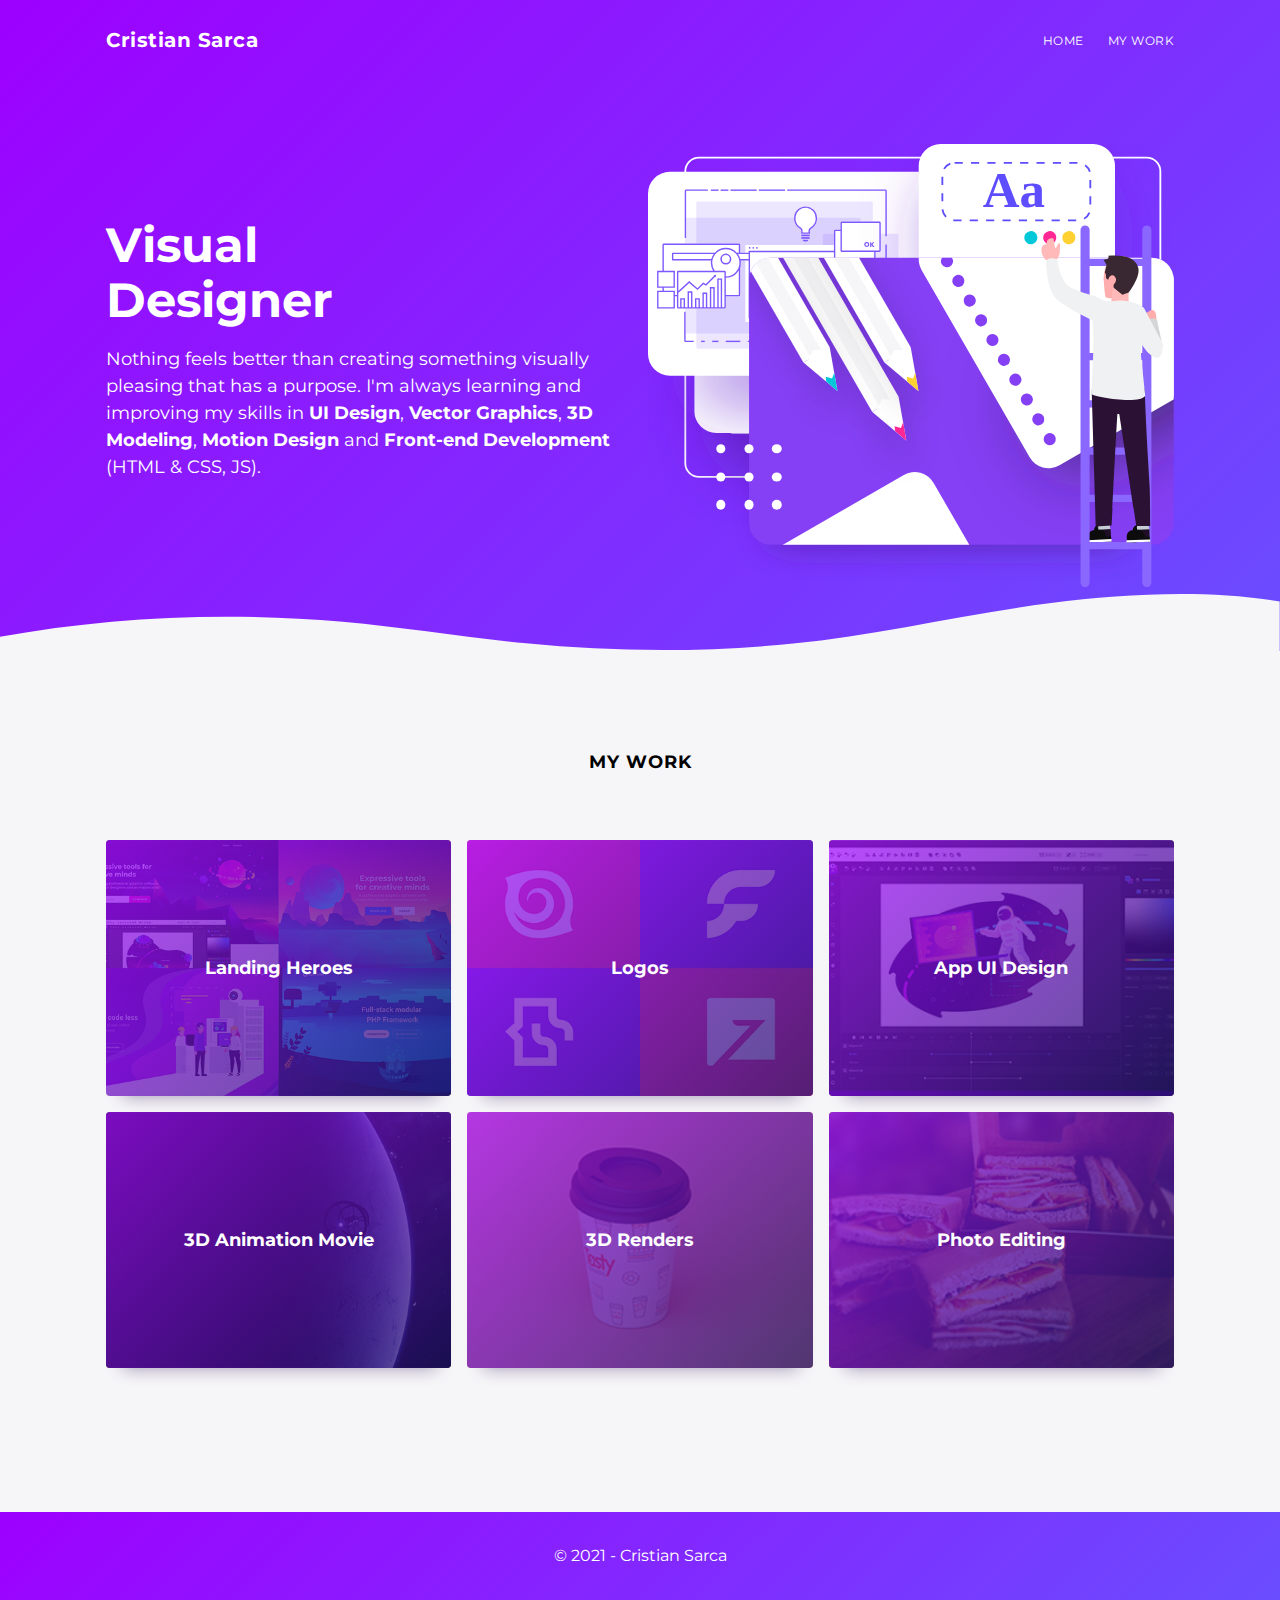
<file: index.html>
<html lang="en">

<head>
    <meta charset="UTF-8">
    <meta name="viewport" content="width=device-width, initial-scale=1.0">
    <title>Cristian Sarca</title>
    <link rel="preconnect" href="https://fonts.gstatic.com">
    <link
        href="https://fonts.googleapis.com/css2?family=Montserrat:ital,wght@0,100;0,300;0,400;0,500;0,700;1,400&display=swap"
        rel="stylesheet">
    <link rel="stylesheet" href="./css/fantastux.css">
    <link rel="stylesheet" href="./css/style.css">
</head>

<body>


    <header class="hero">
        <nav class="navbar">
            <div class="container">
                <a href="#" class="brand text-md">Cristian Sarca</a>

                <ul class="menu">
                    <li>
                        <a href="#">Home</a>
                    </li>
                    <li class="ml-1">
                        <a href="#work">My Work</a>
                    </li>
                </ul>
            </div>
        </nav>

        <div class="container">

            <div data-add="grid" class="wrapper">
                <div>
                    <h1 class="headline">Visual<br>Designer</h1>
                    <p class="lead">
                        Nothing feels better than creating something visually pleasing that has a purpose.
                        I'm always learning and improving my skills in <b>UI Design</b>, <b>Vector Graphics</b>, <b>3D
                            Modeling</b>, <b>Motion Design</b> and
                        <b>Front-end Development</b> (HTML & CSS, JS).
                    </p>
                </div>

                <div>
                    <img src="./img/illu.svg" alt="hero illustration" class="img-responsive">
                </div>
            </div>

        </div>
        <div class="shape">
            <svg xmlns="http://www.w3.org/2000/svg" viewBox="0 0 1440 64">
                <path fill="var(--shape-bg)" id="waves"
                    d="M385.668,31.212c69.6,6.268,136.992,17.5,206.4,24.318,98.868,9.713,201.828,10.3,300.54.227,95.928-9.765,195.4-33.584,290.184-45.685C1266.852-.664,1358.628-5.084,1440,8.329V64H0V48.111C122.959,25.54,256.336,19.7,385.668,31.212Z"
                    fill="#f6f5f8" />
            </svg>


        </div>

    </header>

    <section id="work" class="section section-mb">
        <div class="container">
            <h3 class="section-title text-center section-mb">My work</h3>
            <div data-add="grid" class="cols-3">

                <a href="./landingheroes.html" class="card card-bg card-heroes">
                    <div class="overlay"></div>
                    <div class="details">
                        <h4>Landing Heroes</h4>
                    </div>
                </a>

                <a href="./logos.html" class="card card-bg card-logos">
                    <div class="overlay"></div>
                    <div class="details">
                        <h4>Logos</h4>
                    </div>
                </a>

                <a href="./uidesign.html" class="card card-bg card-eui">
                    <div class="overlay"></div>
                    <div class="details">
                        <h4>App UI Design</h4>
                    </div>
                </a>

                <a href="./animation.html" class="card card-bg card-anim">
                    <div class="overlay"></div>
                    <div class="details">
                        <h4>3D Animation Movie</h4>
                    </div>
                </a>

                <a href="./renders.html" class="card card-bg card-renders">
                    <div class="overlay"></div>
                    <div class="details">
                        <h4>3D Renders</h4>
                    </div>
                </a>

                <a href="./photoediting.html" class="card card-bg card-photoedit">
                    <div class="overlay"></div>
                    <div class="details">
                        <h4>Photo Editing</h4>
                    </div>
                </a>

            </div>
        </div>
    </section>

    <footer>
        <div class="container">
            <p> &#169; 2021 - Cristian Sarca</p>
        </div>


    </footer>
</body>

</html>
</file>
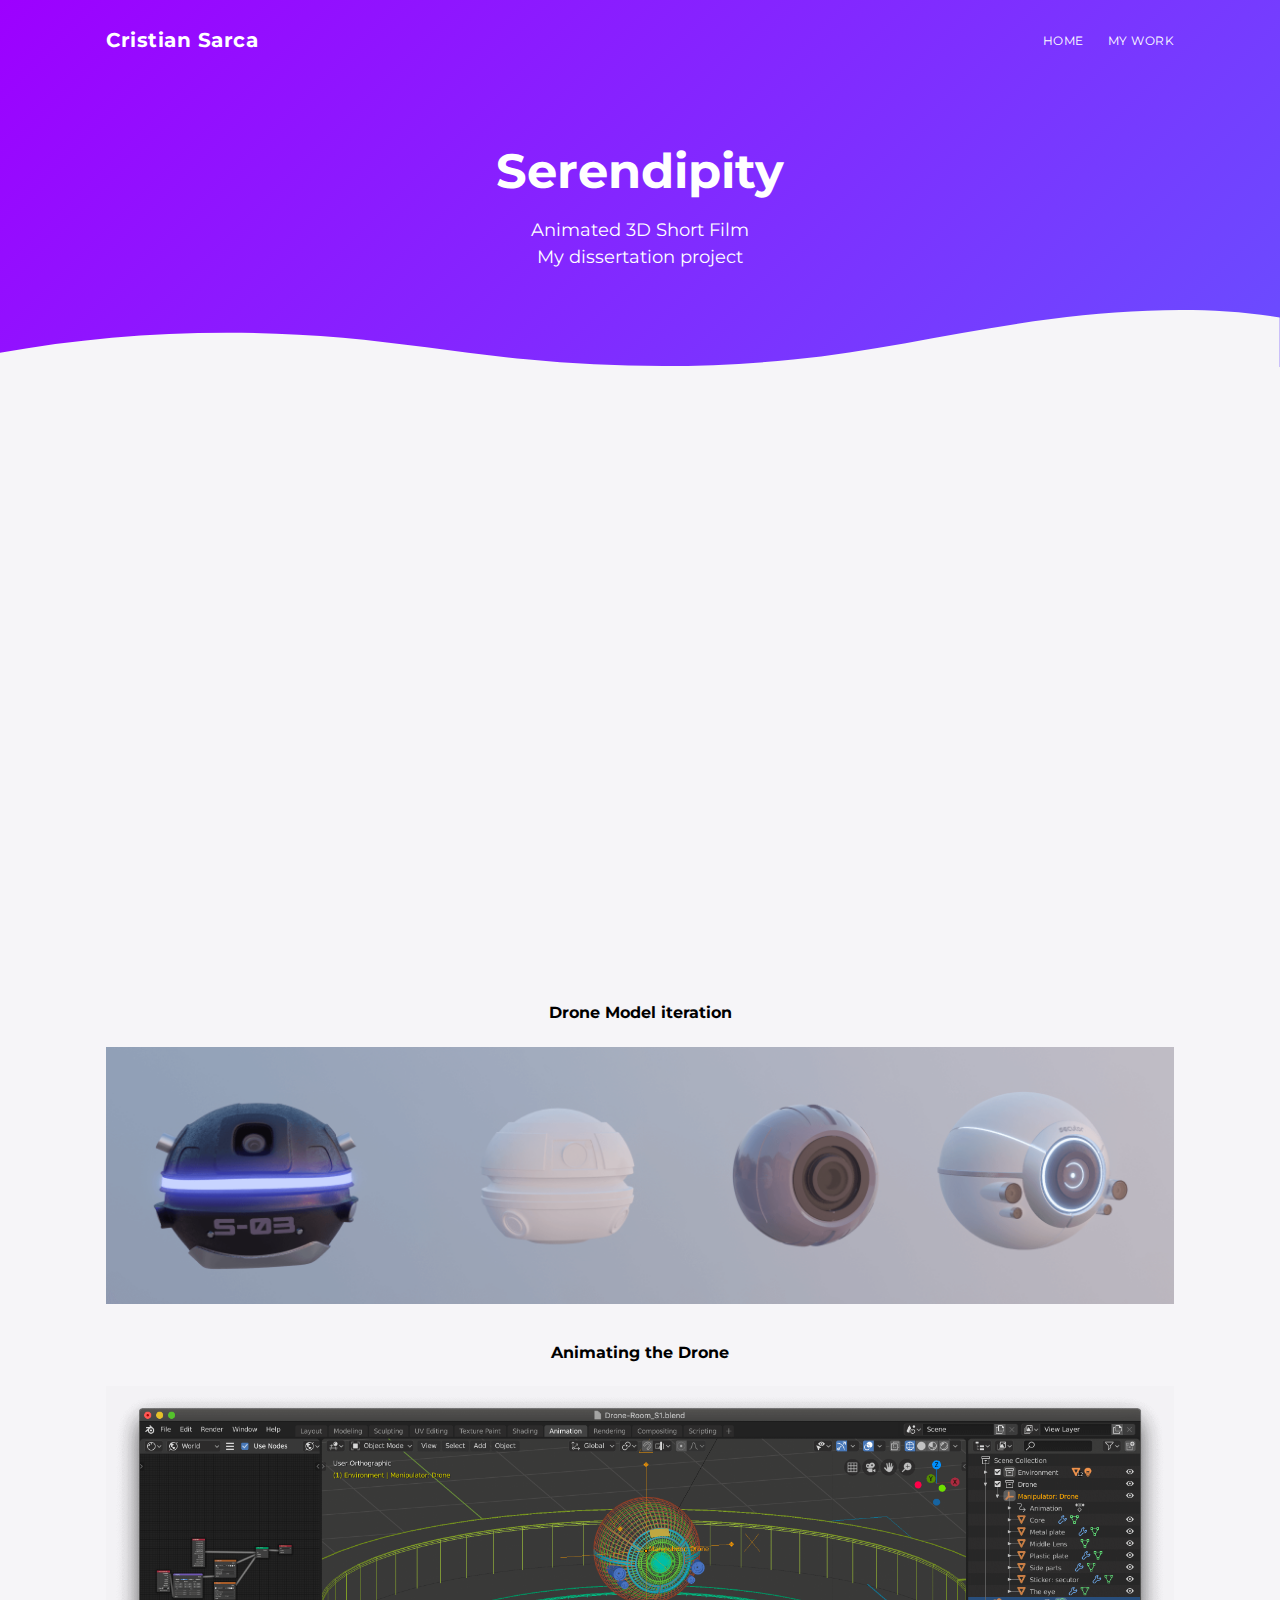
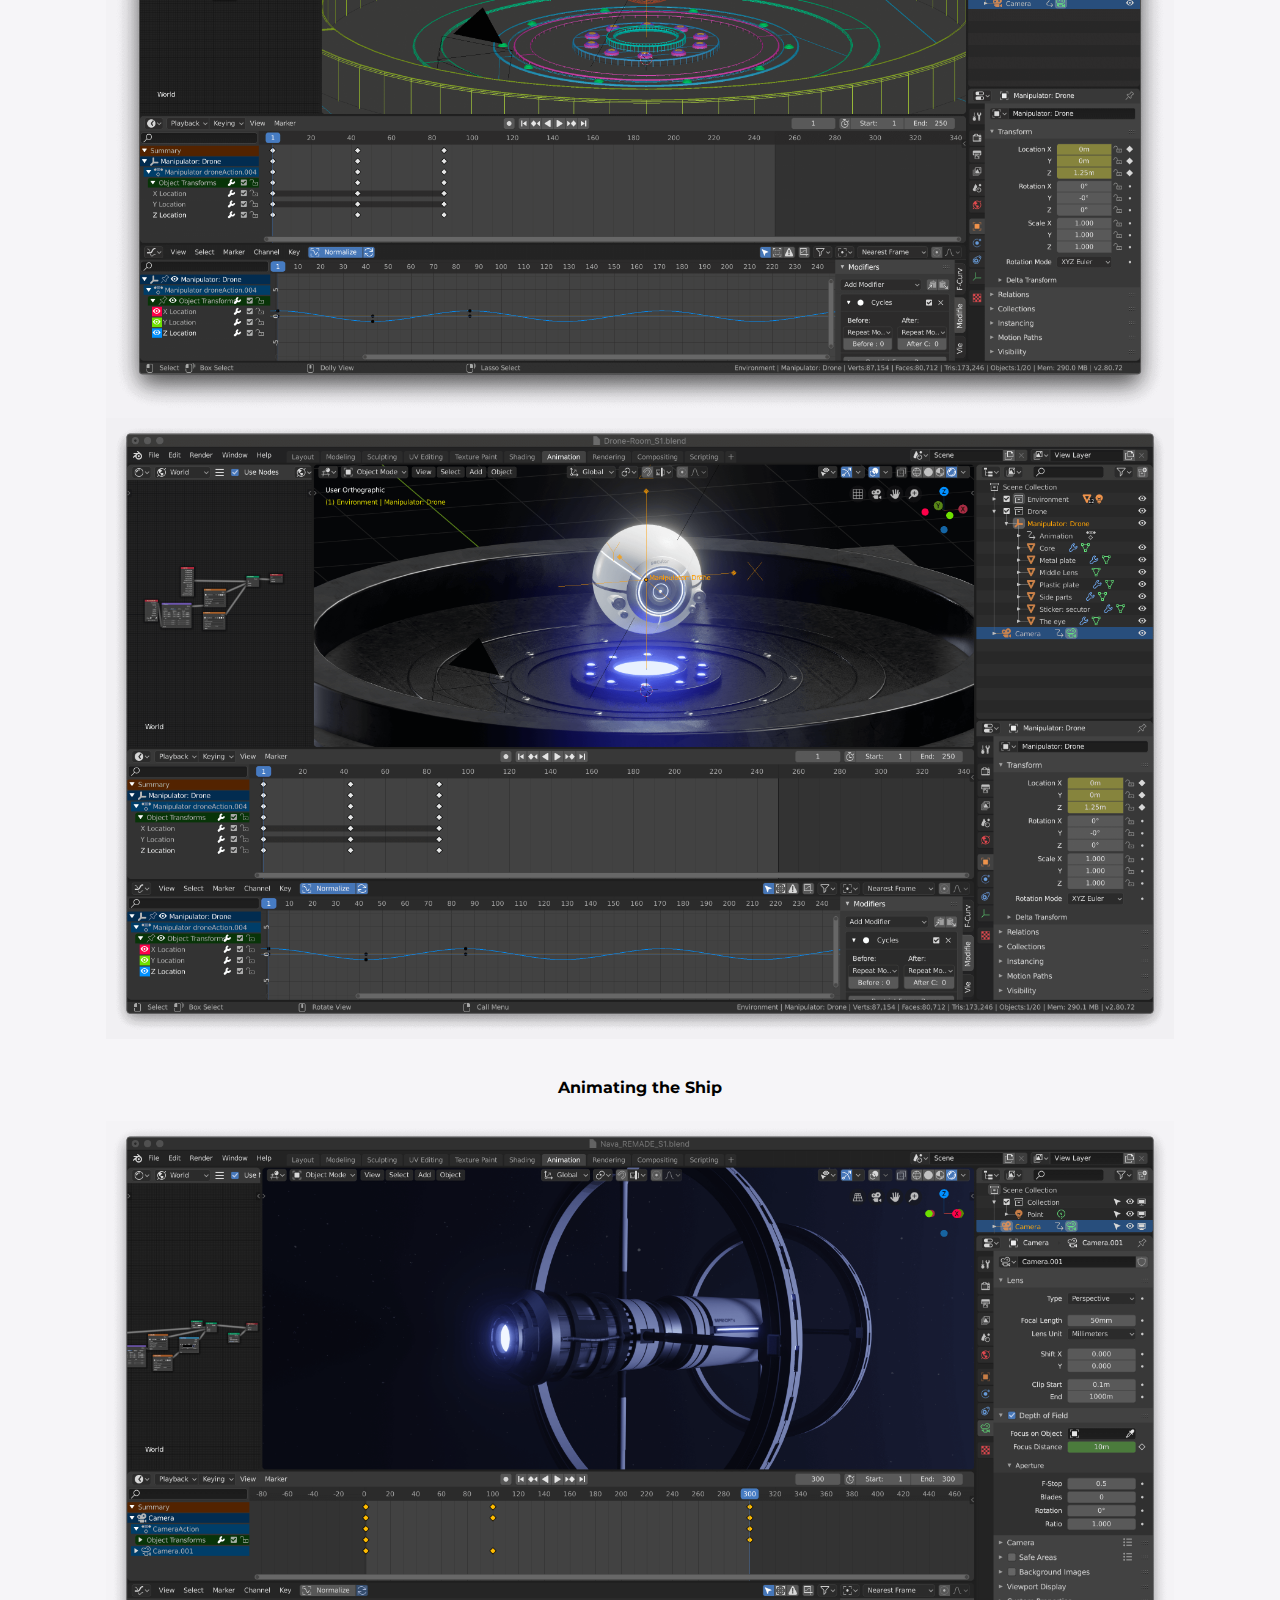
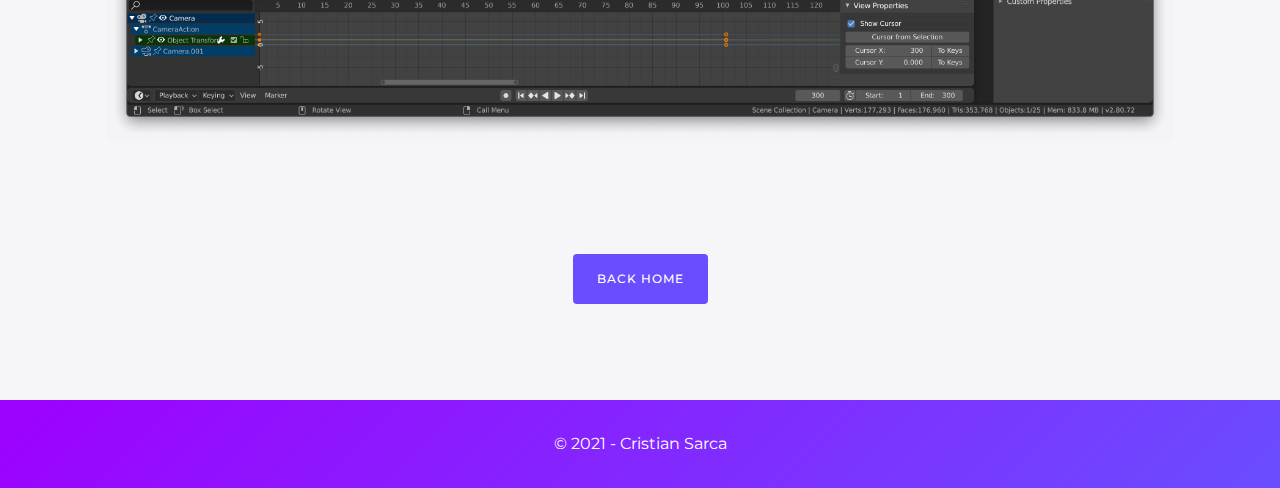
<file: animation.html>
<html lang="en">

<head>
    <meta charset="UTF-8">
    <meta name="viewport" content="width=device-width, initial-scale=1.0">
    <title>Cristian Sarca</title>
    <link rel="preconnect" href="https://fonts.gstatic.com">
    <link
        href="https://fonts.googleapis.com/css2?family=Montserrat:ital,wght@0,100;0,300;0,400;0,500;0,700;1,400&display=swap"
        rel="stylesheet">
    <link rel="stylesheet" href="./css/fantastux.css">
    <link rel="stylesheet" href="./css/style.css">
</head>

<body>


    <header class="hero workpage">
        <nav class="navbar">
            <div class="container">
                <a href="./index.html" class="brand text-md">Cristian Sarca</a>

                <ul class="menu">
                    <li>
                        <a href="./index.html">Home</a>
                    </li>
                    <li class="ml-1">
                        <a href="./index.html#work">My Work</a>
                    </li>
                </ul>
            </div>
        </nav>

        <div class="container">

            <div data-add="grid" class="wrapper">
                <div>
                    <h1 class="headline">Serendipity</h1>
                    <p class="lead">
                        Animated 3D Short Film <br>
                        My dissertation project
                    </p>
                </div>


            </div>

        </div>
        <div class="shape">
            <svg xmlns="http://www.w3.org/2000/svg" viewBox="0 0 1440 64">
                <path fill="var(--shape-bg)" id="waves"
                    d="M385.668,31.212c69.6,6.268,136.992,17.5,206.4,24.318,98.868,9.713,201.828,10.3,300.54.227,95.928-9.765,195.4-33.584,290.184-45.685C1266.852-.664,1358.628-5.084,1440,8.329V64H0V48.111C122.959,25.54,256.336,19.7,385.668,31.212Z"
                    fill="#f6f5f8" />
            </svg>


        </div>

    </header>

    <section class="section">
        <div class="container">
            <div data-add="grid" class="cols-1">
                <iframe class="w100" width="1206" height="517" src="https://www.youtube.com/embed/2r6Mlhmdd4M"
                    frameborder="0"
                    allow="accelerometer; clipboard-write; encrypted-media; gyroscope; picture-in-picture"
                    allowfullscreen></iframe>
                <div>
                    <h4 class="text-center">Drone Model iteration</h4>
                    <img src="./img/3dmovie/drones.png" alt="" class="img-responsive">
                </div>
                <div>
                    <h4 class="text-center">Animating the Drone</h4>
                    <img src="./img/3dmovie/process1.png" alt="" class="img-responsive">
                    <img src="./img/3dmovie/process2.png" alt="" class="img-responsive">
                </div>
                <div>
                    <h4 class="text-center">Animating the Ship</h4>
                    <img src="./img/3dmovie/process3.png" alt="" class="img-responsive">
                </div>
            </div>
        </div>
    </section>

    <section class="section-sm section-mb text-center">
        <a href="./index.html" class="btn btn-primary">Back Home</a>
    </section>

    <footer>
        <div class="container">
            <p> &#169; 2021 - Cristian Sarca</p>
        </div>
    </footer>

</body>

</html>
</file>
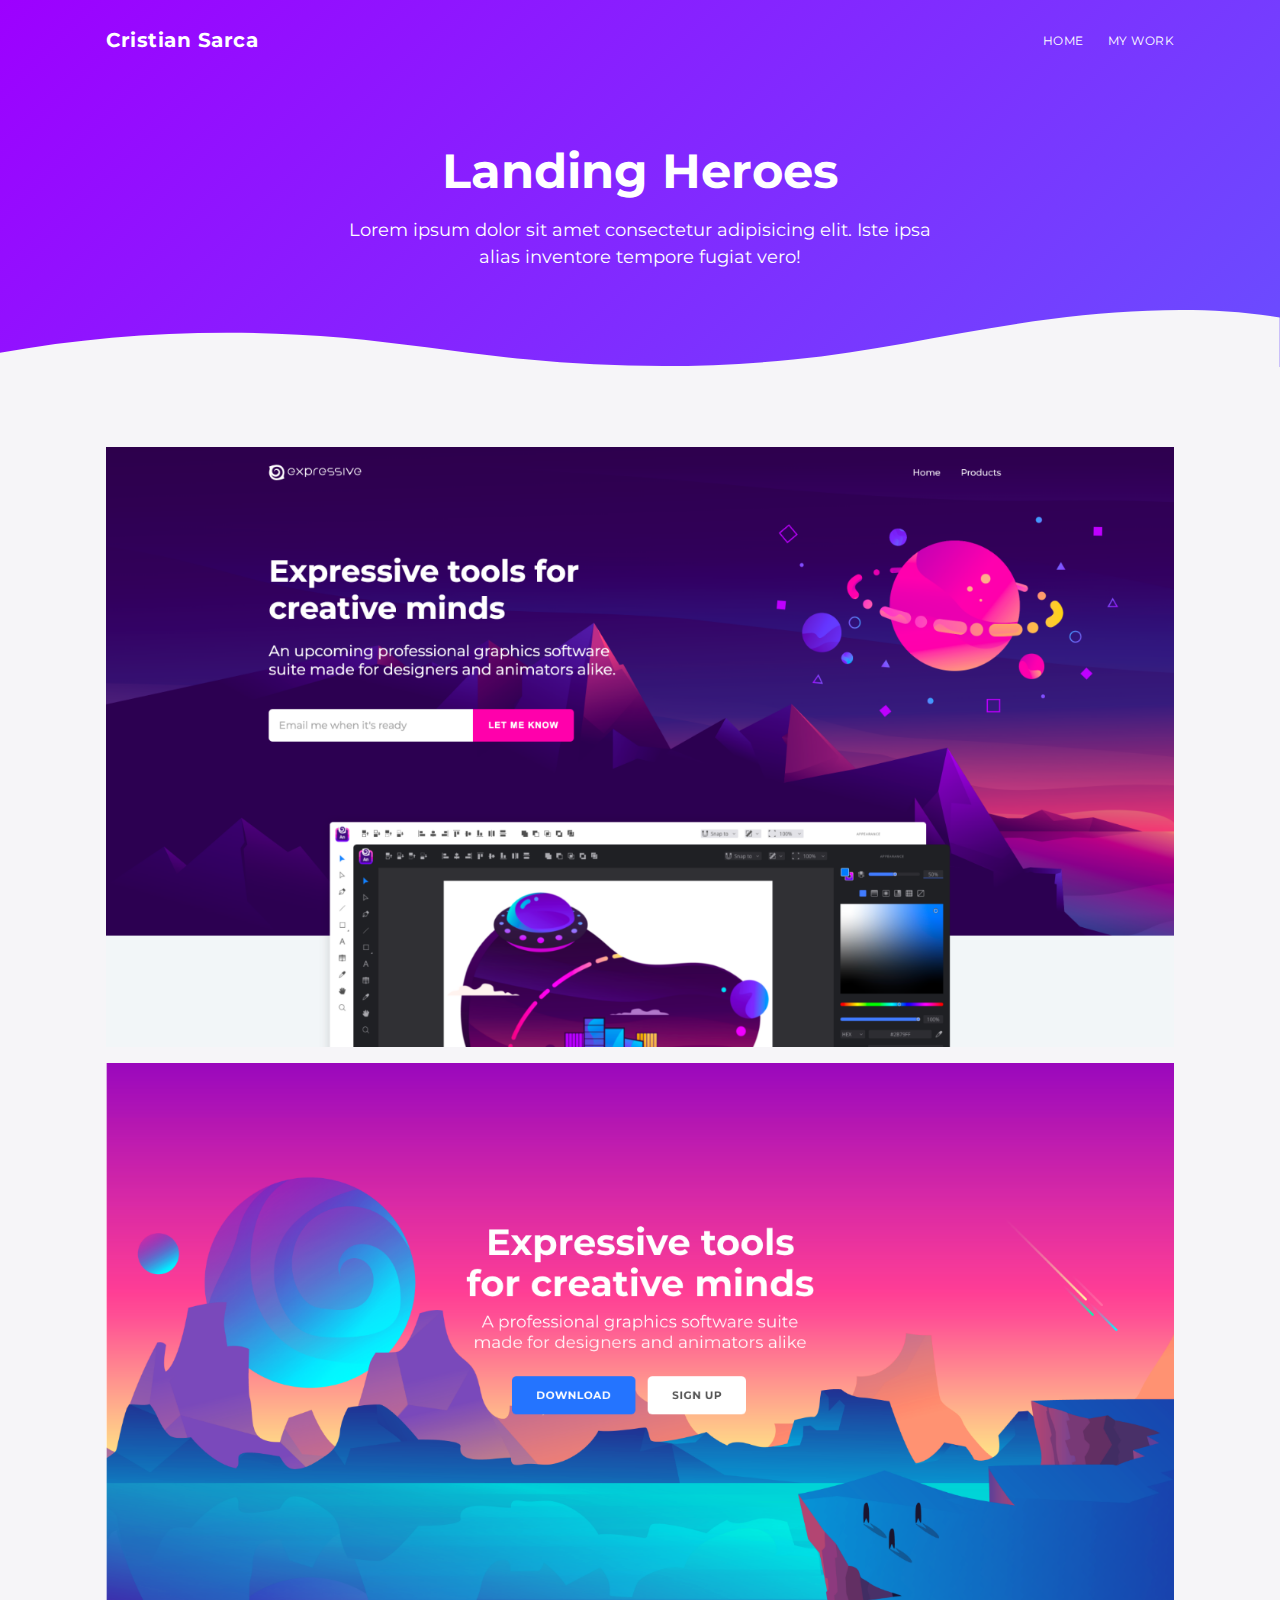
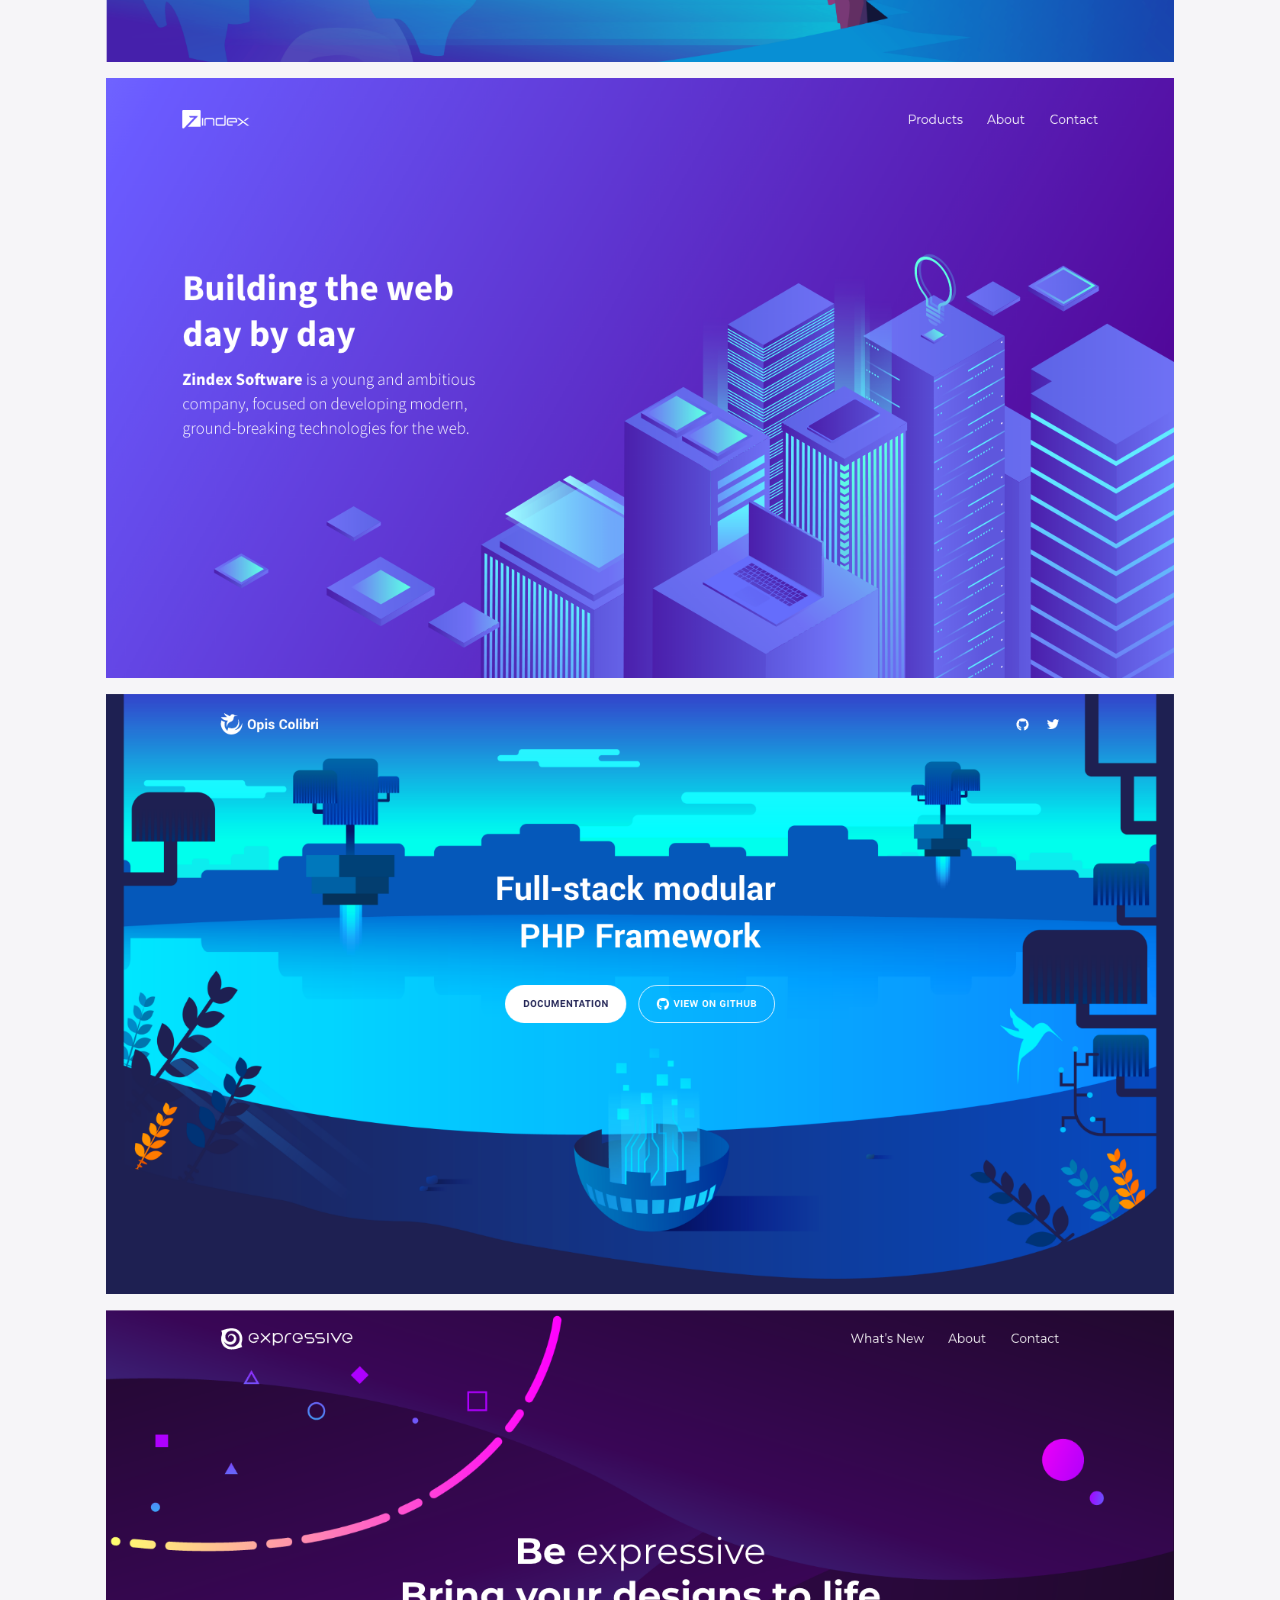
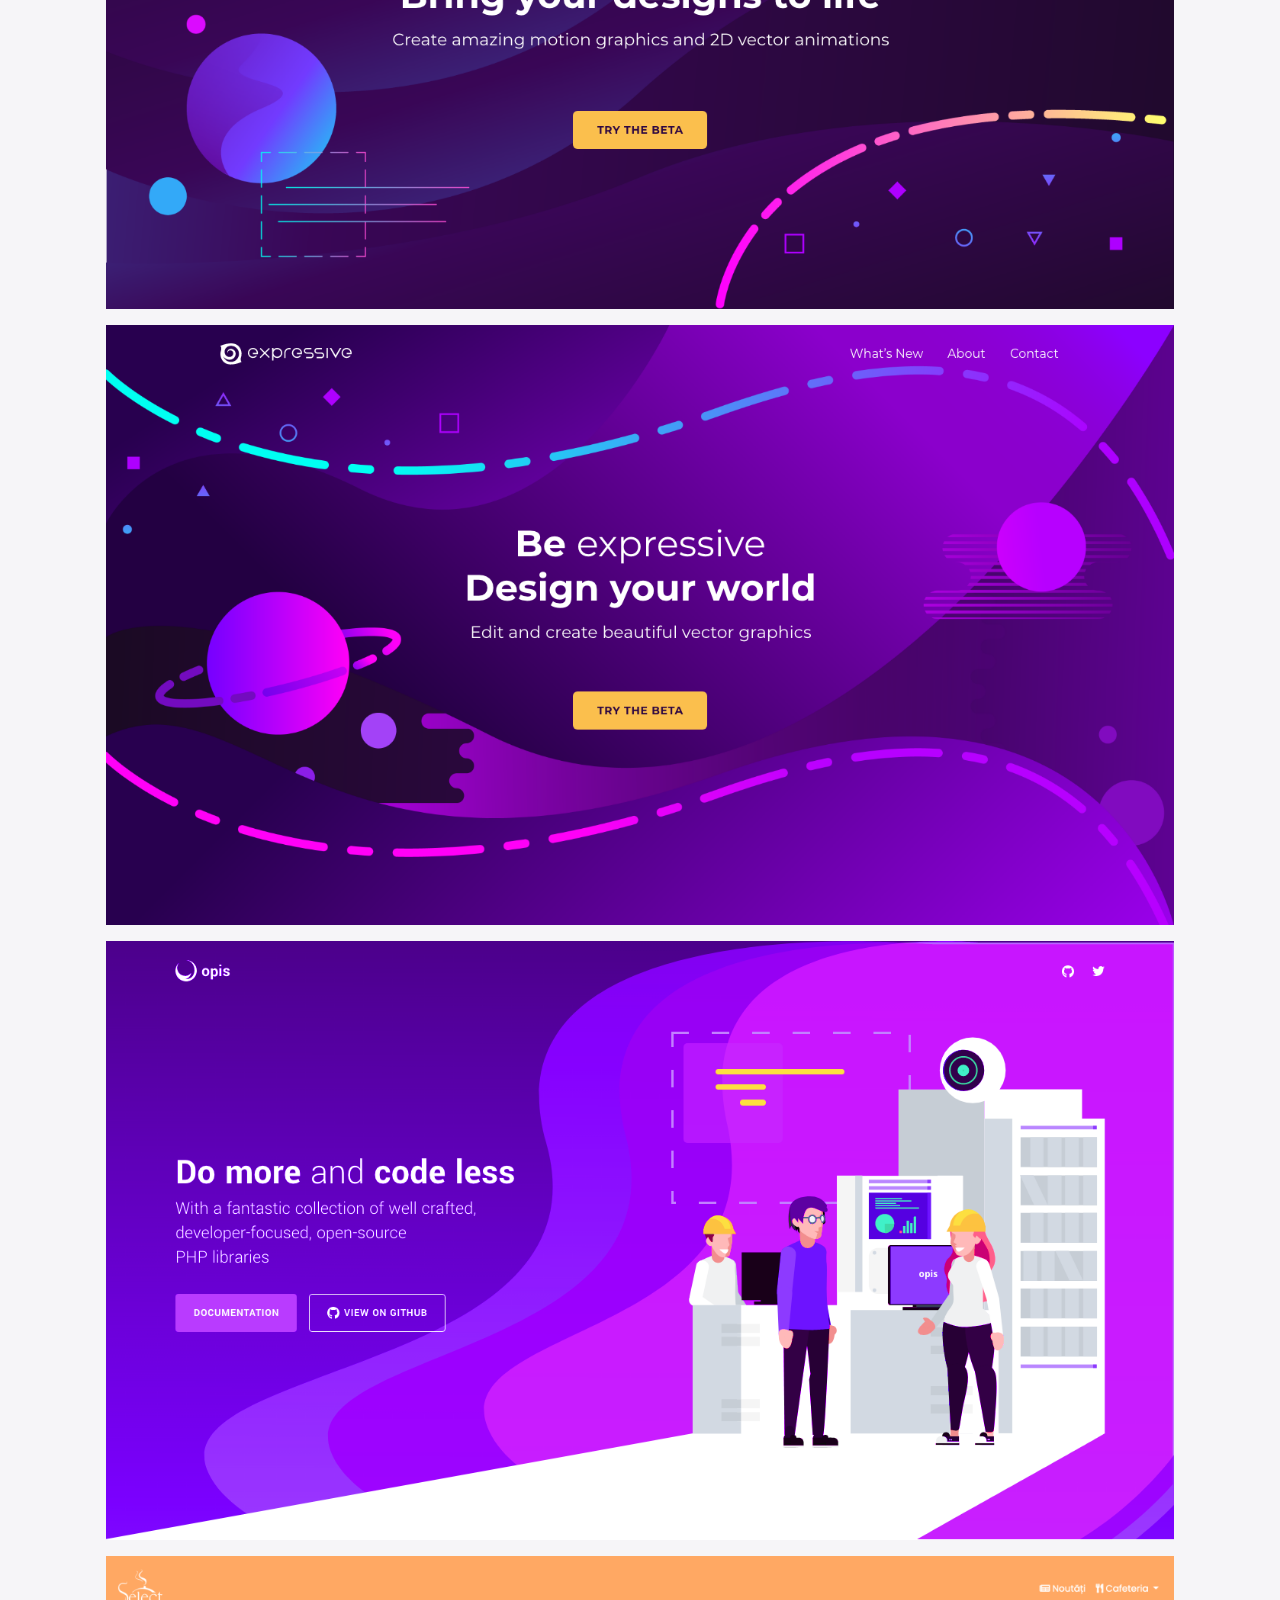
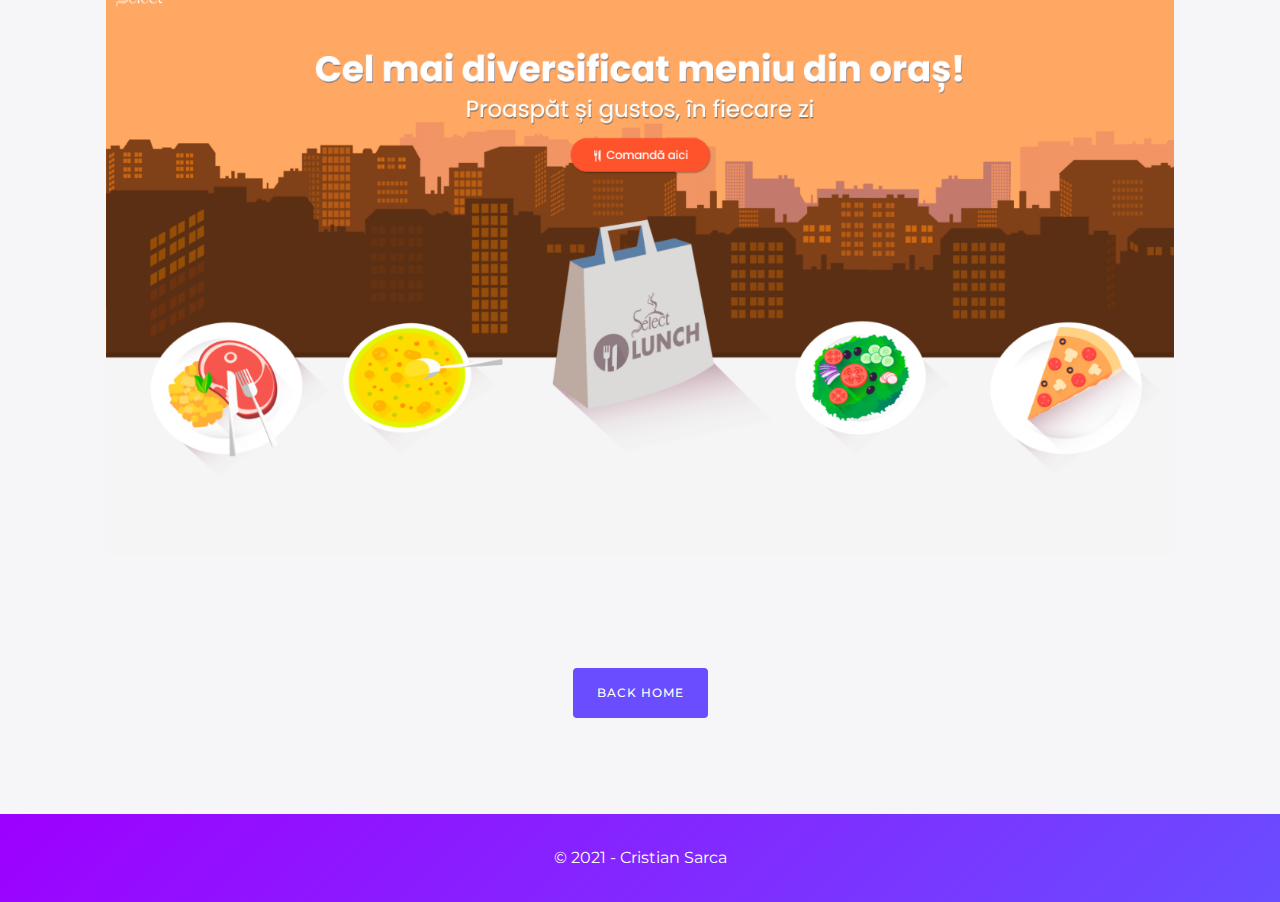
<file: landingheroes.html>
<html lang="en">

<head>
    <meta charset="UTF-8">
    <meta name="viewport" content="width=device-width, initial-scale=1.0">
    <title>Cristian Sarca</title>
    <link rel="preconnect" href="https://fonts.gstatic.com">
    <link
        href="https://fonts.googleapis.com/css2?family=Montserrat:ital,wght@0,100;0,300;0,400;0,500;0,700;1,400&display=swap"
        rel="stylesheet">
    <link rel="stylesheet" href="./css/fantastux.css">
    <link rel="stylesheet" href="./css/style.css">
</head>

<body>


    <header class="hero workpage">
        <nav class="navbar">
            <div class="container">
                <a href="./index.html" class="brand text-md">Cristian Sarca</a>

                <ul class="menu">
                    <li>
                        <a href="./index.html">Home</a>
                    </li>
                    <li class="ml-1">
                        <a href="./index.html#work">My Work</a>
                    </li>
                </ul>
            </div>
        </nav>

        <div class="container">

            <div data-add="grid" class="wrapper">
                <div>
                    <h1 class="headline">Landing Heroes</h1>
                    <p class="lead">
                        Lorem ipsum dolor sit amet consectetur adipisicing elit. Iste ipsa alias inventore tempore fugiat vero!
                    </p>
                </div>

                
            </div>

        </div>
        <div class="shape">
            <svg xmlns="http://www.w3.org/2000/svg" viewBox="0 0 1440 64">
                <path fill="var(--shape-bg)" id="waves"
                    d="M385.668,31.212c69.6,6.268,136.992,17.5,206.4,24.318,98.868,9.713,201.828,10.3,300.54.227,95.928-9.765,195.4-33.584,290.184-45.685C1266.852-.664,1358.628-5.084,1440,8.329V64H0V48.111C122.959,25.54,256.336,19.7,385.668,31.212Z"
                    fill="#f6f5f8" />
            </svg>


        </div>

    </header>

    <section class="section">
        <div class="container">
            <div data-add="grid" class="cols-1">

                <img src="./img/landingheroes/expressive.png" alt="" class="img-responsive">
                <img src="./img/landingheroes/expressive2.png" alt="" class="img-responsive">
                <img src="./img/landingheroes/zindex.png" alt="" class="img-responsive">
                <img src="./img/landingheroes/colibri.png" alt="" class="img-responsive">
                <img src="./img/landingheroes/eanimator.png" alt="" class="img-responsive">
                <img src="./img/landingheroes/edesigner.png" alt="" class="img-responsive">
                <img src="./img/landingheroes/opis.png" alt="" class="img-responsive">
                <img src="./img/landingheroes/select.png" alt="" class="img-responsive">

            </div>
        </div>
    </section>

    <section class="section-sm section-mb text-center">
        <a href="./index.html" class="btn btn-primary">Back Home</a>
    </section>

    <footer>
        <div class="container">
            <p> &#169; 2021 - Cristian Sarca</p>
        </div>
    </footer>

</body>

</html>
</file>
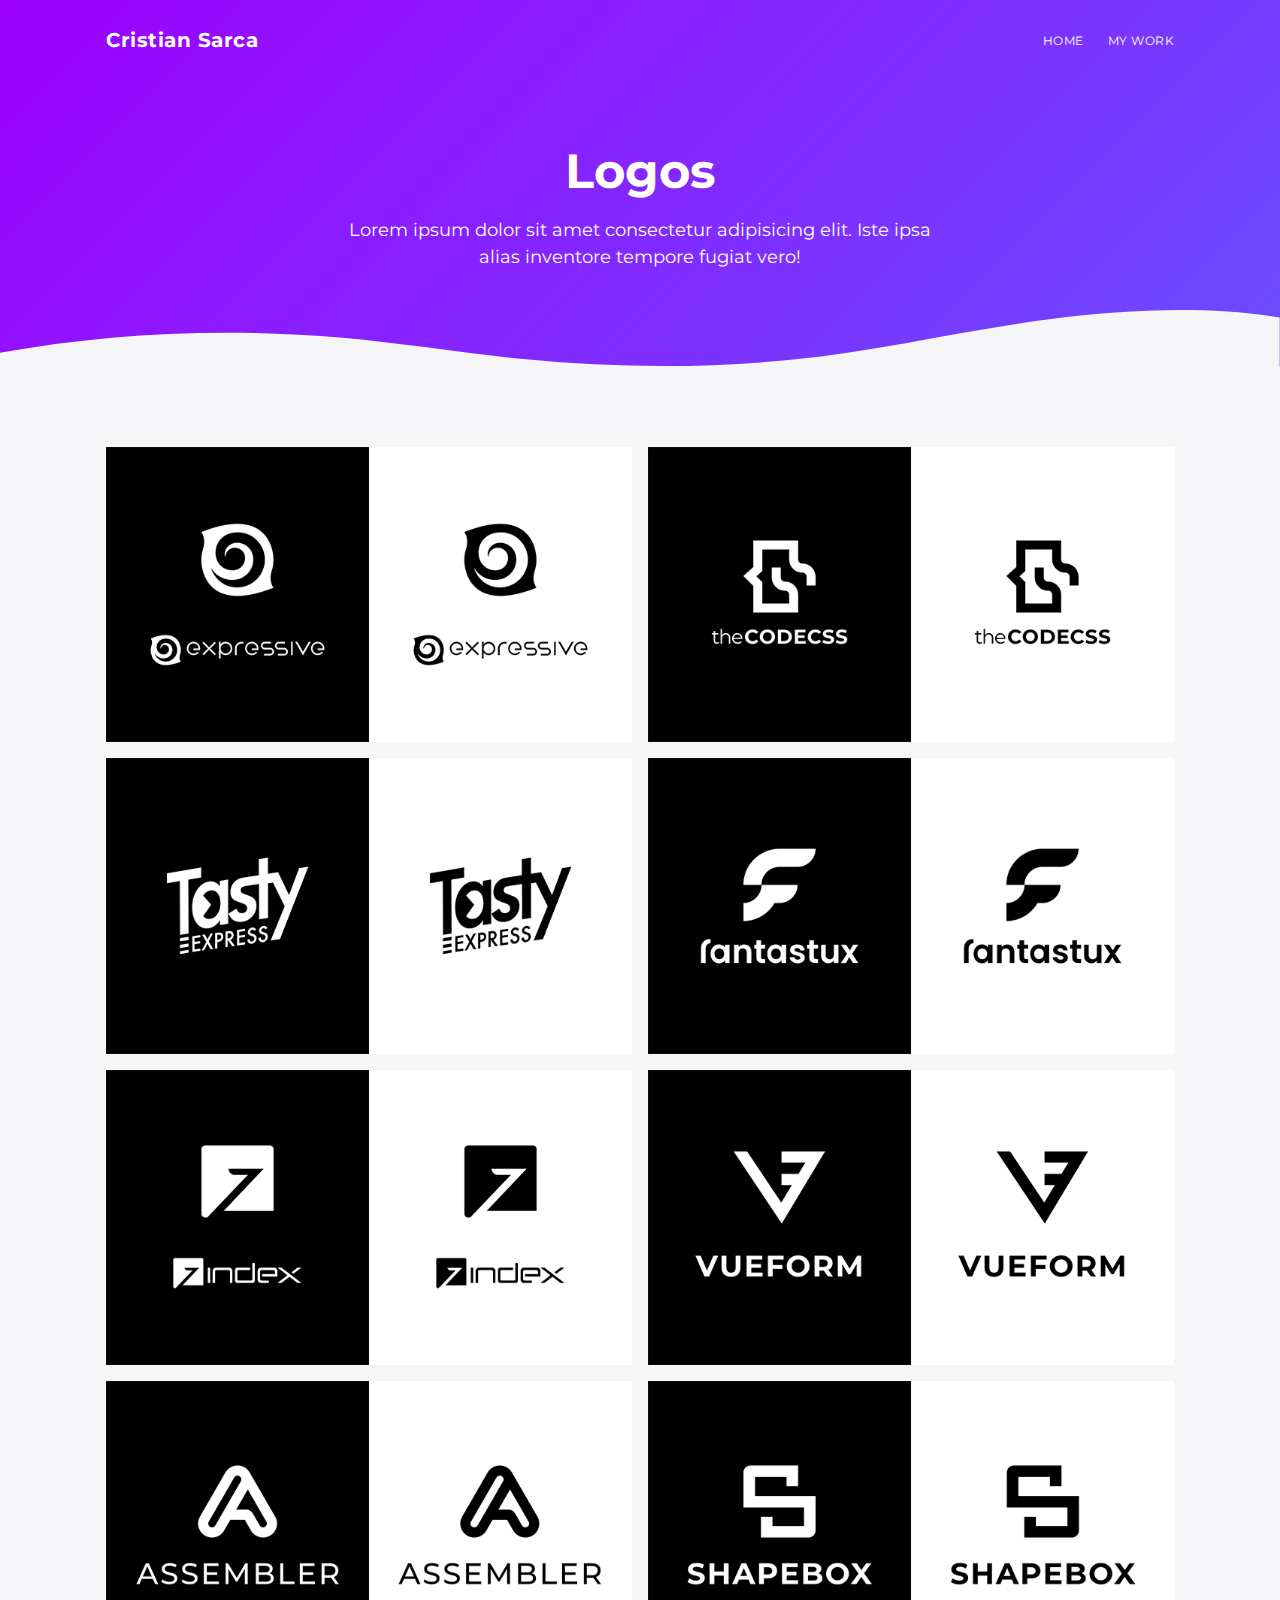
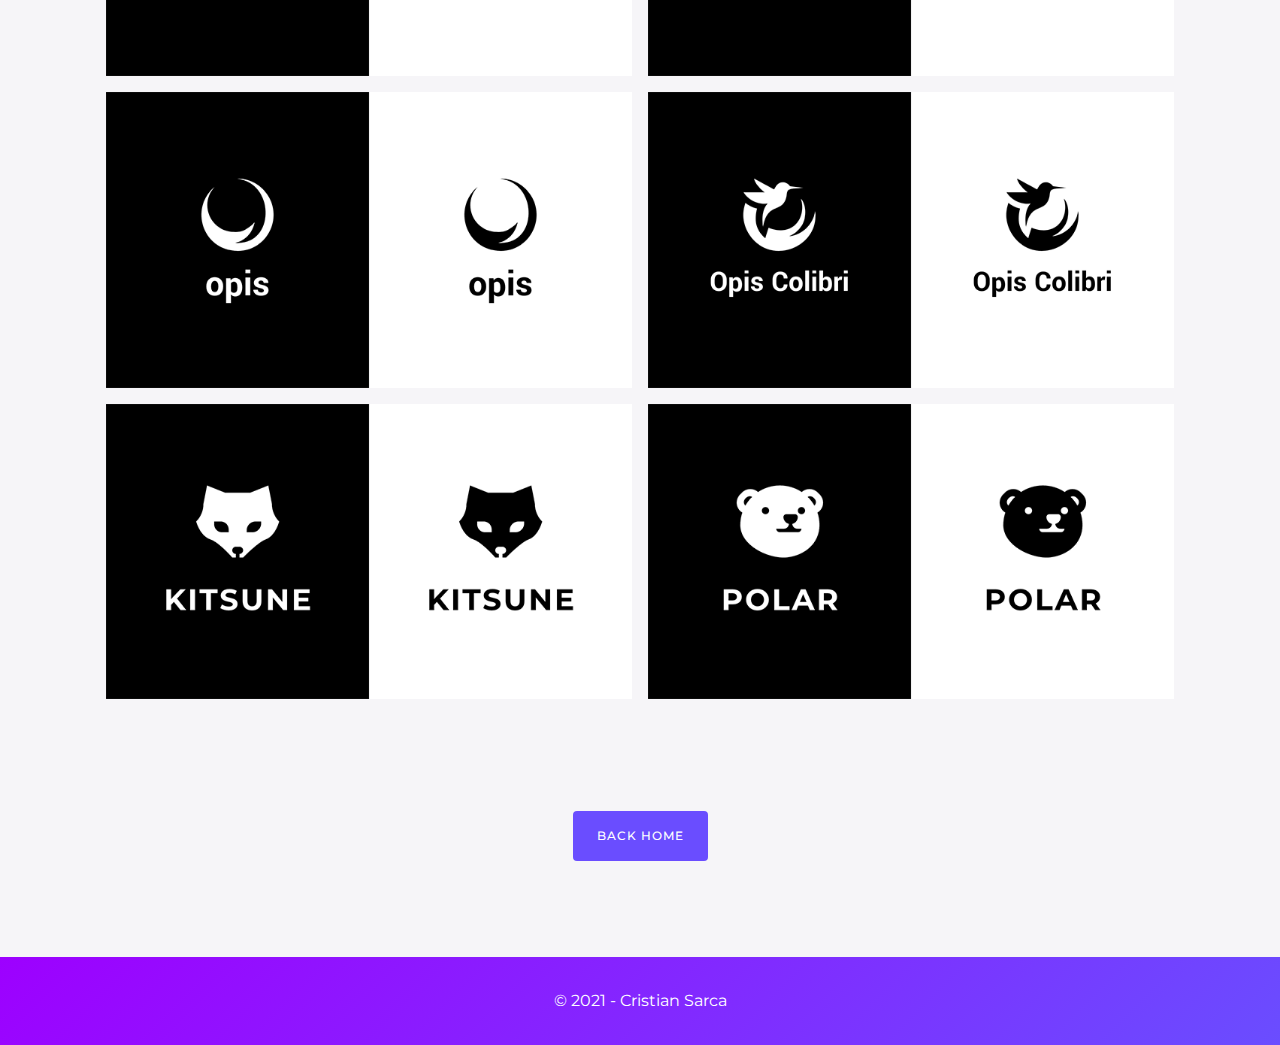
<file: logos.html>
<html lang="en">

<head>
    <meta charset="UTF-8">
    <meta name="viewport" content="width=device-width, initial-scale=1.0">
    <title>Cristian Sarca</title>
    <link rel="preconnect" href="https://fonts.gstatic.com">
    <link
        href="https://fonts.googleapis.com/css2?family=Montserrat:ital,wght@0,100;0,300;0,400;0,500;0,700;1,400&display=swap"
        rel="stylesheet">
    <link rel="stylesheet" href="./css/fantastux.css">
    <link rel="stylesheet" href="./css/style.css">
</head>

<body>


    <header class="hero workpage">
        <nav class="navbar">
            <div class="container">
                <a href="./index.html" class="brand text-md">Cristian Sarca</a>

                <ul class="menu">
                    <li>
                        <a href="./index.html">Home</a>
                    </li>
                    <li class="ml-1">
                        <a href="./index.html#work">My Work</a>
                    </li>
                </ul>
            </div>
        </nav>

        <div class="container">

            <div data-add="grid" class="wrapper">
                <div>
                    <h1 class="headline">Logos</h1>
                    <p class="lead">
                        Lorem ipsum dolor sit amet consectetur adipisicing elit. Iste ipsa alias inventore tempore fugiat vero!
                    </p>
                </div>

                
            </div>

        </div>
        <div class="shape">
            <svg xmlns="http://www.w3.org/2000/svg" viewBox="0 0 1440 64">
                <path fill="var(--shape-bg)" id="waves"
                    d="M385.668,31.212c69.6,6.268,136.992,17.5,206.4,24.318,98.868,9.713,201.828,10.3,300.54.227,95.928-9.765,195.4-33.584,290.184-45.685C1266.852-.664,1358.628-5.084,1440,8.329V64H0V48.111C122.959,25.54,256.336,19.7,385.668,31.212Z"
                    fill="#f6f5f8" />
            </svg>


        </div>

    </header>

    <section class="section">
        <div class="container">
            <div data-add="grid" class="cols-2">

                <img src="./img/logos/expressive.png" alt="" class="img-responsive">
                <img src="./img/logos/codecss.png" alt="" class="img-responsive">
                <img src="./img/logos/tasty.png" alt="" class="img-responsive">
                <img src="./img/logos/fantastux.png" alt="" class="img-responsive">
                <img src="./img/logos/zindex.png" alt="" class="img-responsive">
                <img src="./img/logos/vueform.png" alt="" class="img-responsive">
                <img src="./img/logos/assembler.png" alt="" class="img-responsive">
                <img src="./img/logos/shapebox.png" alt="" class="img-responsive">
                <img src="./img/logos/opis.png" alt="" class="img-responsive">
                <img src="./img/logos/colibri.png" alt="" class="img-responsive">
                <img src="./img/logos/kitsune.png" alt="" class="img-responsive">
                <img src="./img/logos/polar.png" alt="" class="img-responsive">

            </div>
        </div>
    </section>

    <section class="section-sm section-mb text-center">
        <a href="./index.html" class="btn btn-primary">Back Home</a>
    </section>

    <footer>
        <div class="container">
            <p> &#169; 2021 - Cristian Sarca</p>
        </div>
    </footer>

</body>

</html>
</file>
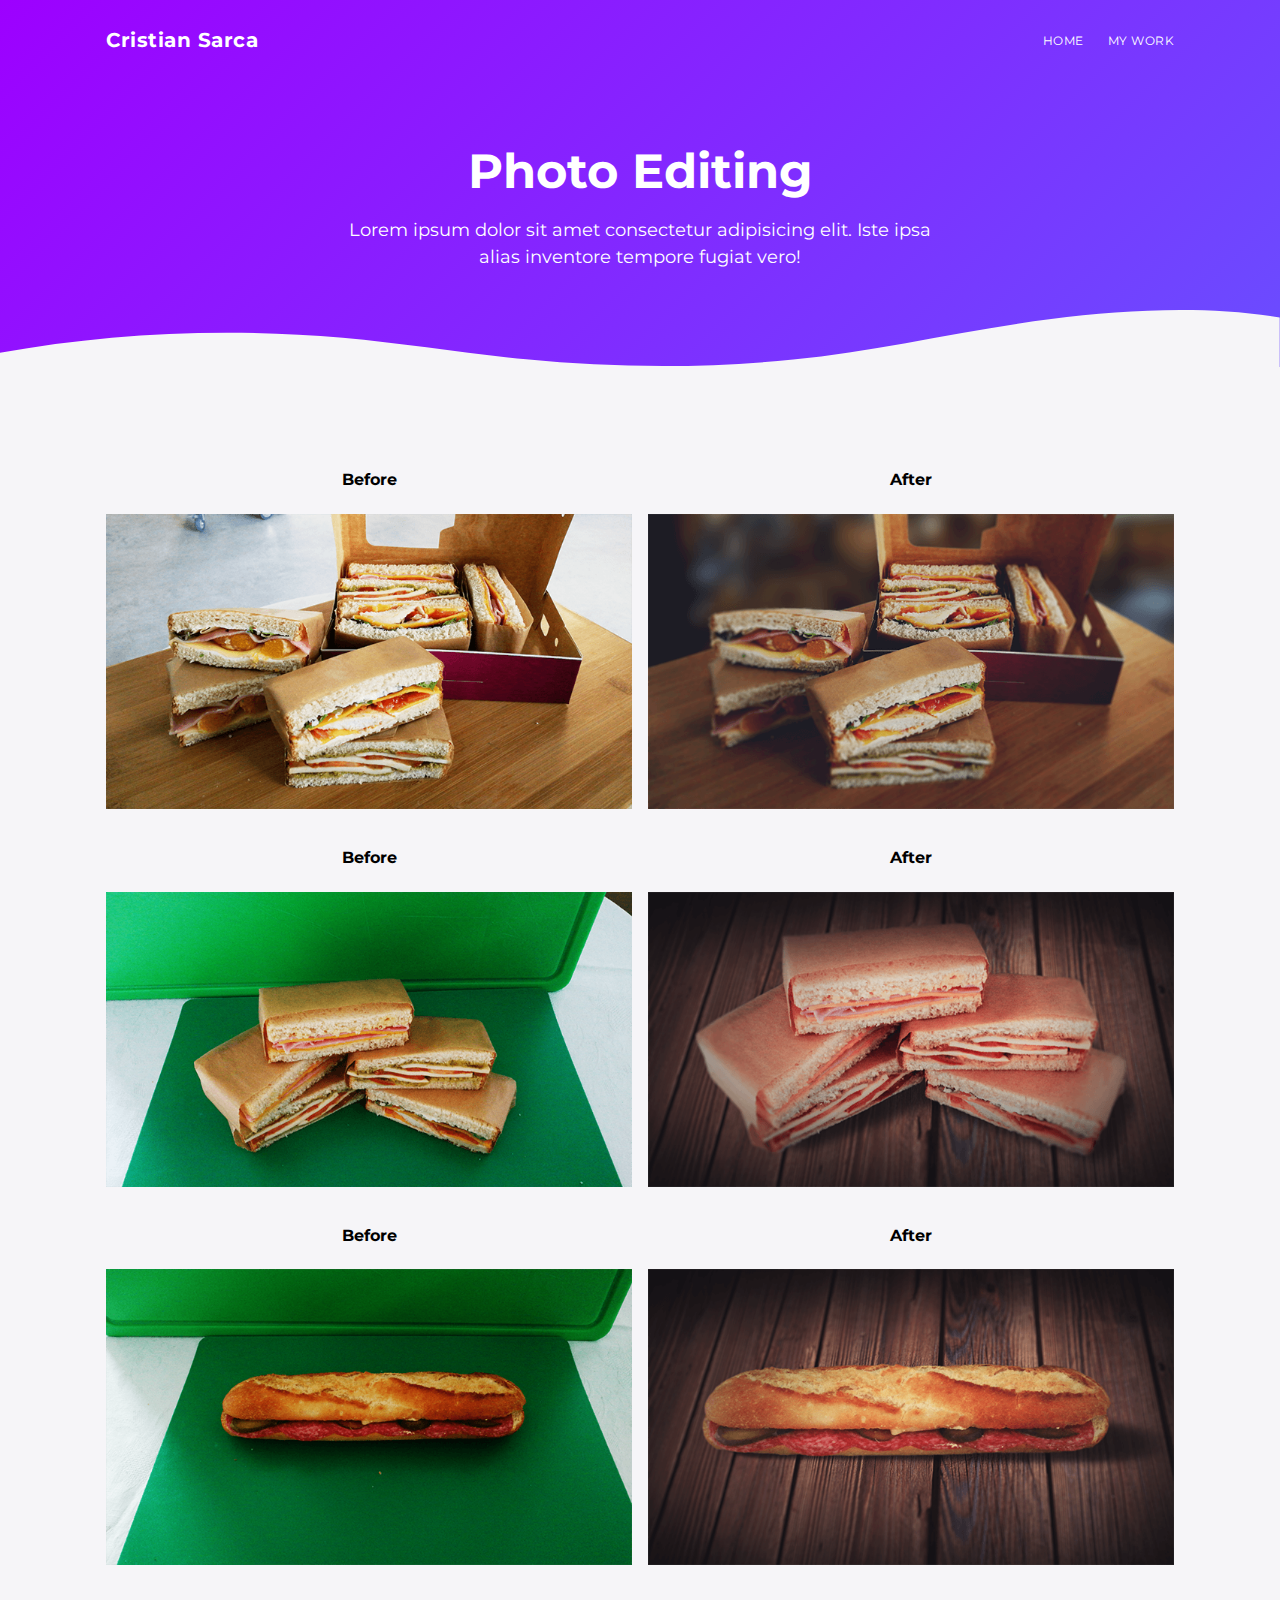
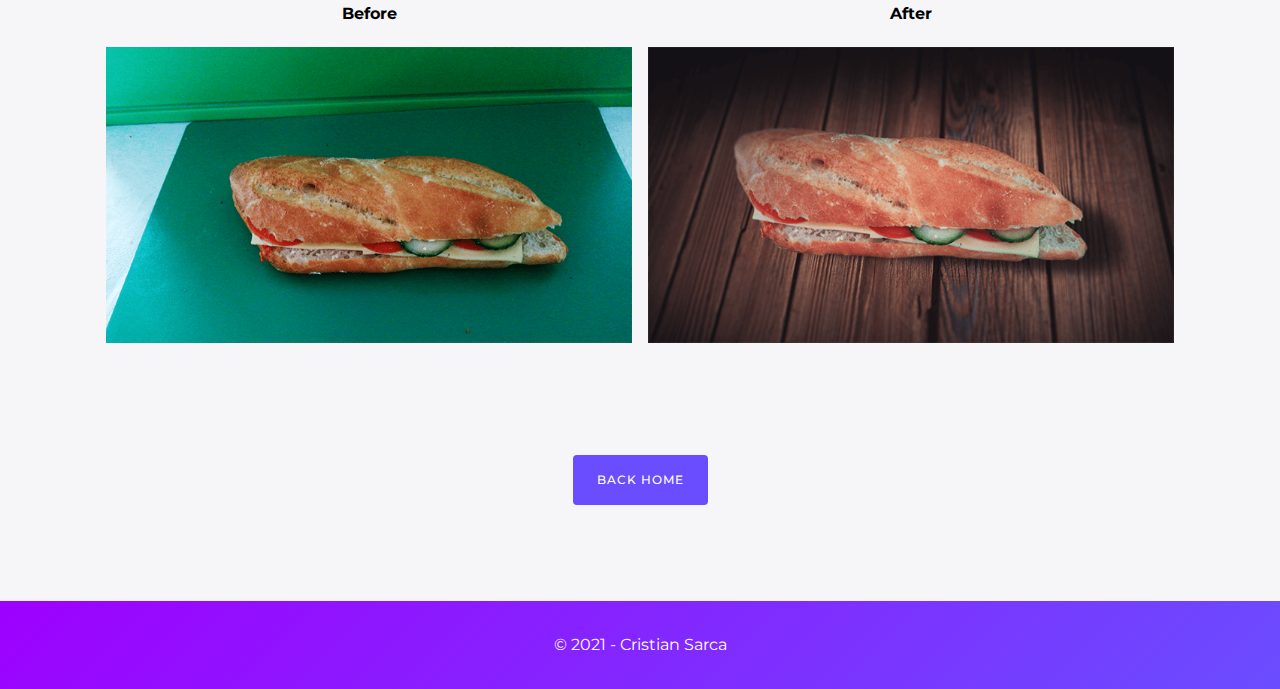
<file: photoediting.html>
<html lang="en">

<head>
    <meta charset="UTF-8">
    <meta name="viewport" content="width=device-width, initial-scale=1.0">
    <title>Cristian Sarca</title>
    <link rel="preconnect" href="https://fonts.gstatic.com">
    <link
        href="https://fonts.googleapis.com/css2?family=Montserrat:ital,wght@0,100;0,300;0,400;0,500;0,700;1,400&display=swap"
        rel="stylesheet">
    <link rel="stylesheet" href="./css/fantastux.css">
    <link rel="stylesheet" href="./css/style.css">
</head>

<body>


    <header class="hero workpage">
        <nav class="navbar">
            <div class="container">
                <a href="./index.html" class="brand text-md">Cristian Sarca</a>

                <ul class="menu">
                    <li>
                        <a href="./index.html">Home</a>
                    </li>
                    <li class="ml-1">
                        <a href="./index.html#work">My Work</a>
                    </li>
                </ul>
            </div>
        </nav>

        <div class="container">

            <div data-add="grid" class="wrapper">
                <div>
                    <h1 class="headline">Photo Editing</h1>
                    <p class="lead">
                        Lorem ipsum dolor sit amet consectetur adipisicing elit. Iste ipsa alias inventore tempore fugiat vero!
                    </p>
                </div>

                
            </div>

        </div>
        <div class="shape">
            <svg xmlns="http://www.w3.org/2000/svg" viewBox="0 0 1440 64">
                <path fill="var(--shape-bg)" id="waves"
                    d="M385.668,31.212c69.6,6.268,136.992,17.5,206.4,24.318,98.868,9.713,201.828,10.3,300.54.227,95.928-9.765,195.4-33.584,290.184-45.685C1266.852-.664,1358.628-5.084,1440,8.329V64H0V48.111C122.959,25.54,256.336,19.7,385.668,31.212Z"
                    fill="#f6f5f8" />
            </svg>


        </div>

    </header>

    <section class="section">
        <div class="container">
            <div data-add="grid" class="cols-2">

                <div>
                    <h4 class="text-center">Before</h4>
                    <img src="./img/photoediting/box-before.png" alt="" class="img-responsive">
                </div>
                <div>
                    <h4 class="text-center">After</h4>
                    <img src="./img/photoediting/box-after.png" alt="" class="img-responsive">
                </div>

                <div>
                    <h4 class="text-center">Before</h4>
                    <img src="./img/photoediting/sandwiches-before.png" alt="" class="img-responsive">
                </div>
                <div>
                    <h4 class="text-center">After</h4>
                    <img src="./img/photoediting/sandwiches-after.png" alt="" class="img-responsive">
                </div>

                <div>
                    <h4 class="text-center">Before</h4>
                    <img src="./img/photoediting/sandwich1-before.png" alt="" class="img-responsive">
                </div>
                <div>
                    <h4 class="text-center">After</h4>
                    <img src="./img/photoediting/sandwich1-after.png" alt="" class="img-responsive">
                </div>

                <div>
                    <h4 class="text-center">Before</h4>
                    <img src="./img/photoediting/sandwich2-before.png" alt="" class="img-responsive">
                </div>
                <div>
                    <h4 class="text-center">After</h4>
                    <img src="./img/photoediting/sandwich2-after.png" alt="" class="img-responsive">
                </div>
               
            </div>
        </div>
    </section>

    <section class="section-sm section-mb text-center">
        <a href="./index.html" class="btn btn-primary">Back Home</a>
    </section>

    <footer>
        <div class="container">
            <p> &#169; 2021 - Cristian Sarca</p>
        </div>
    </footer>

</body>

</html>
</file>
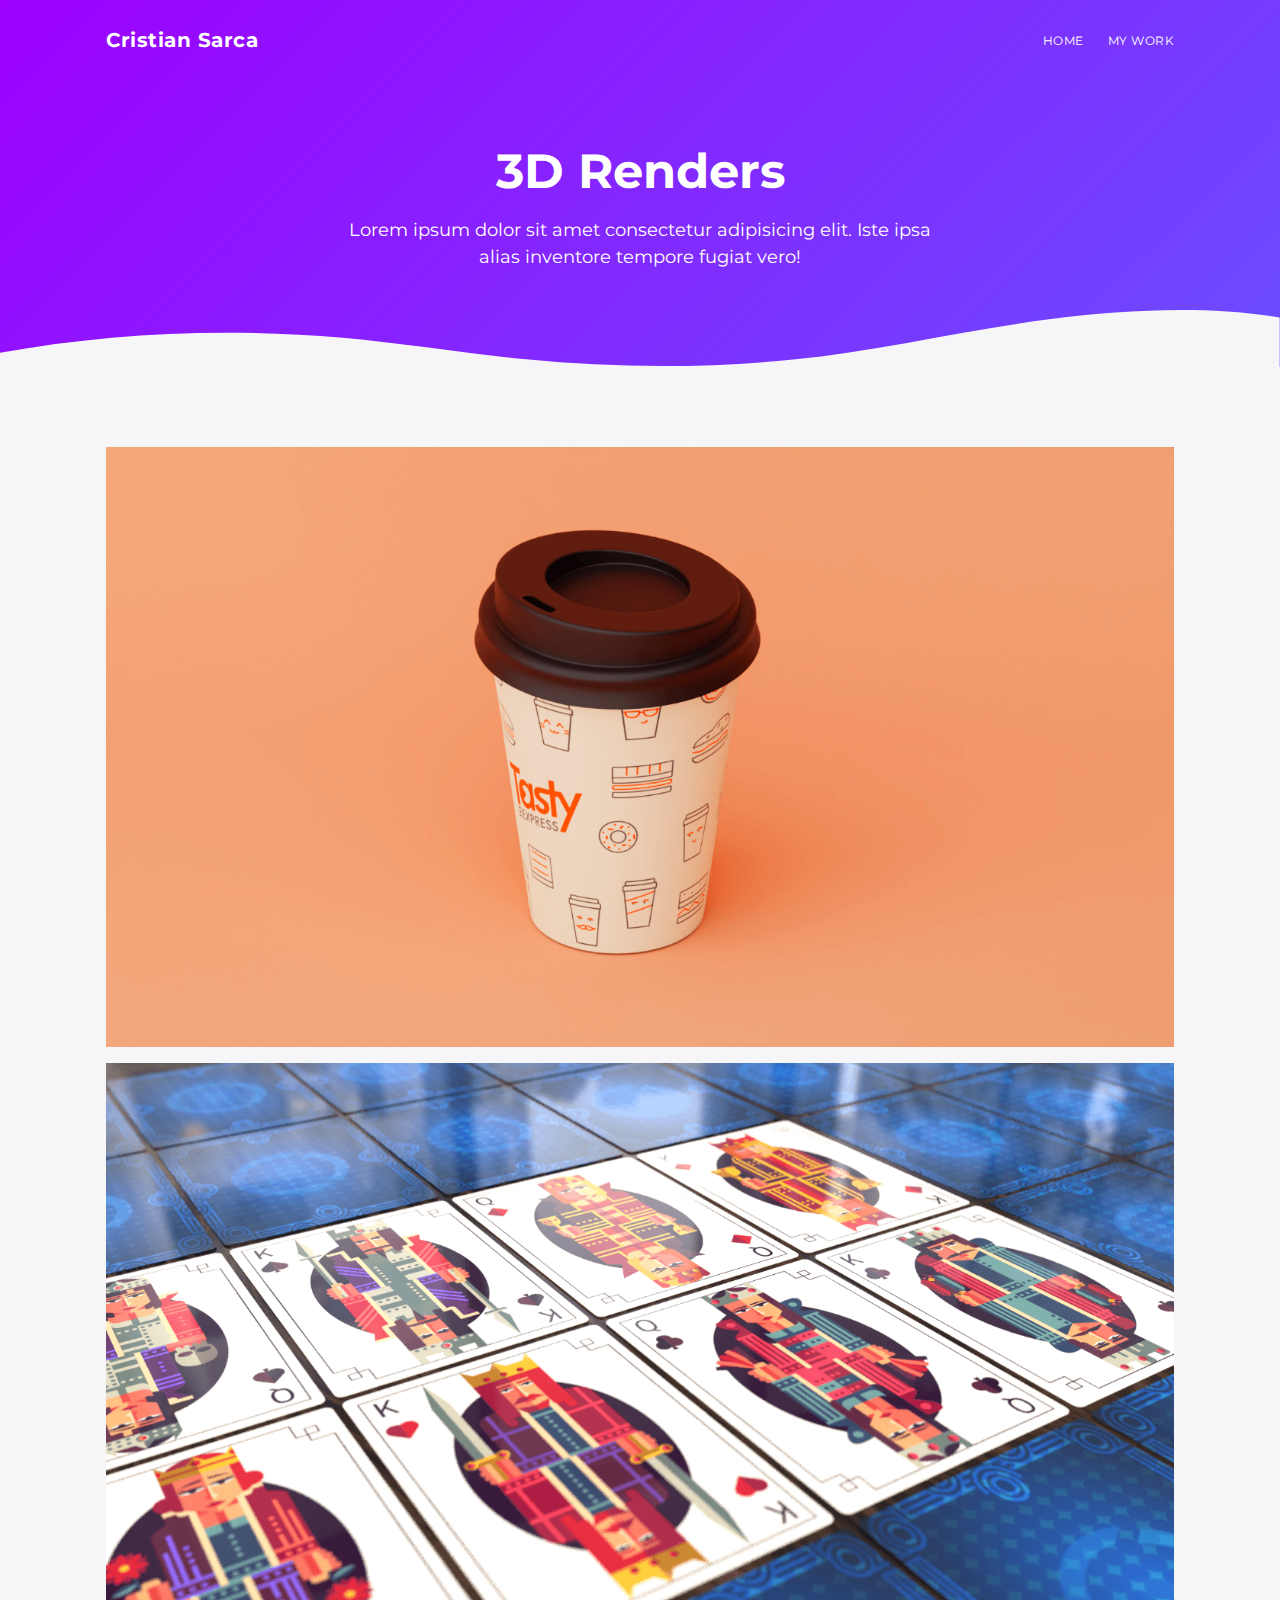
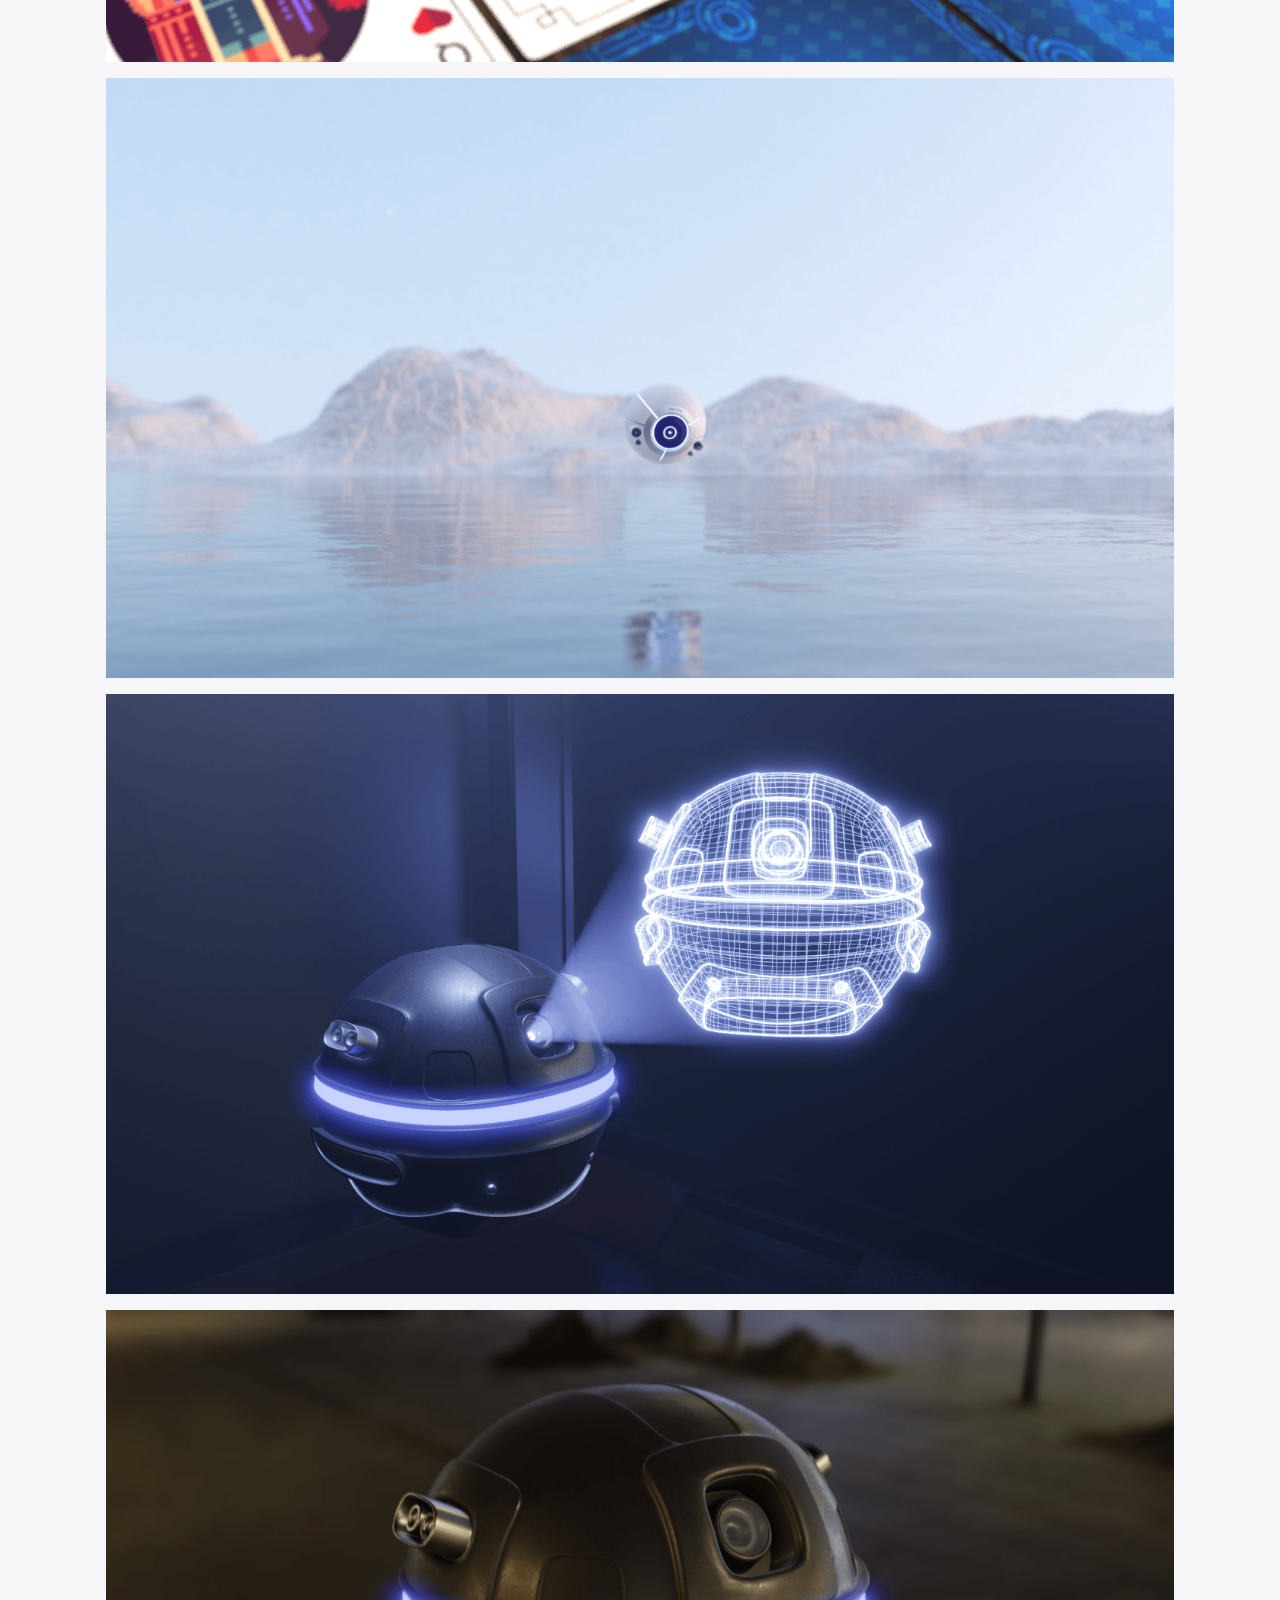
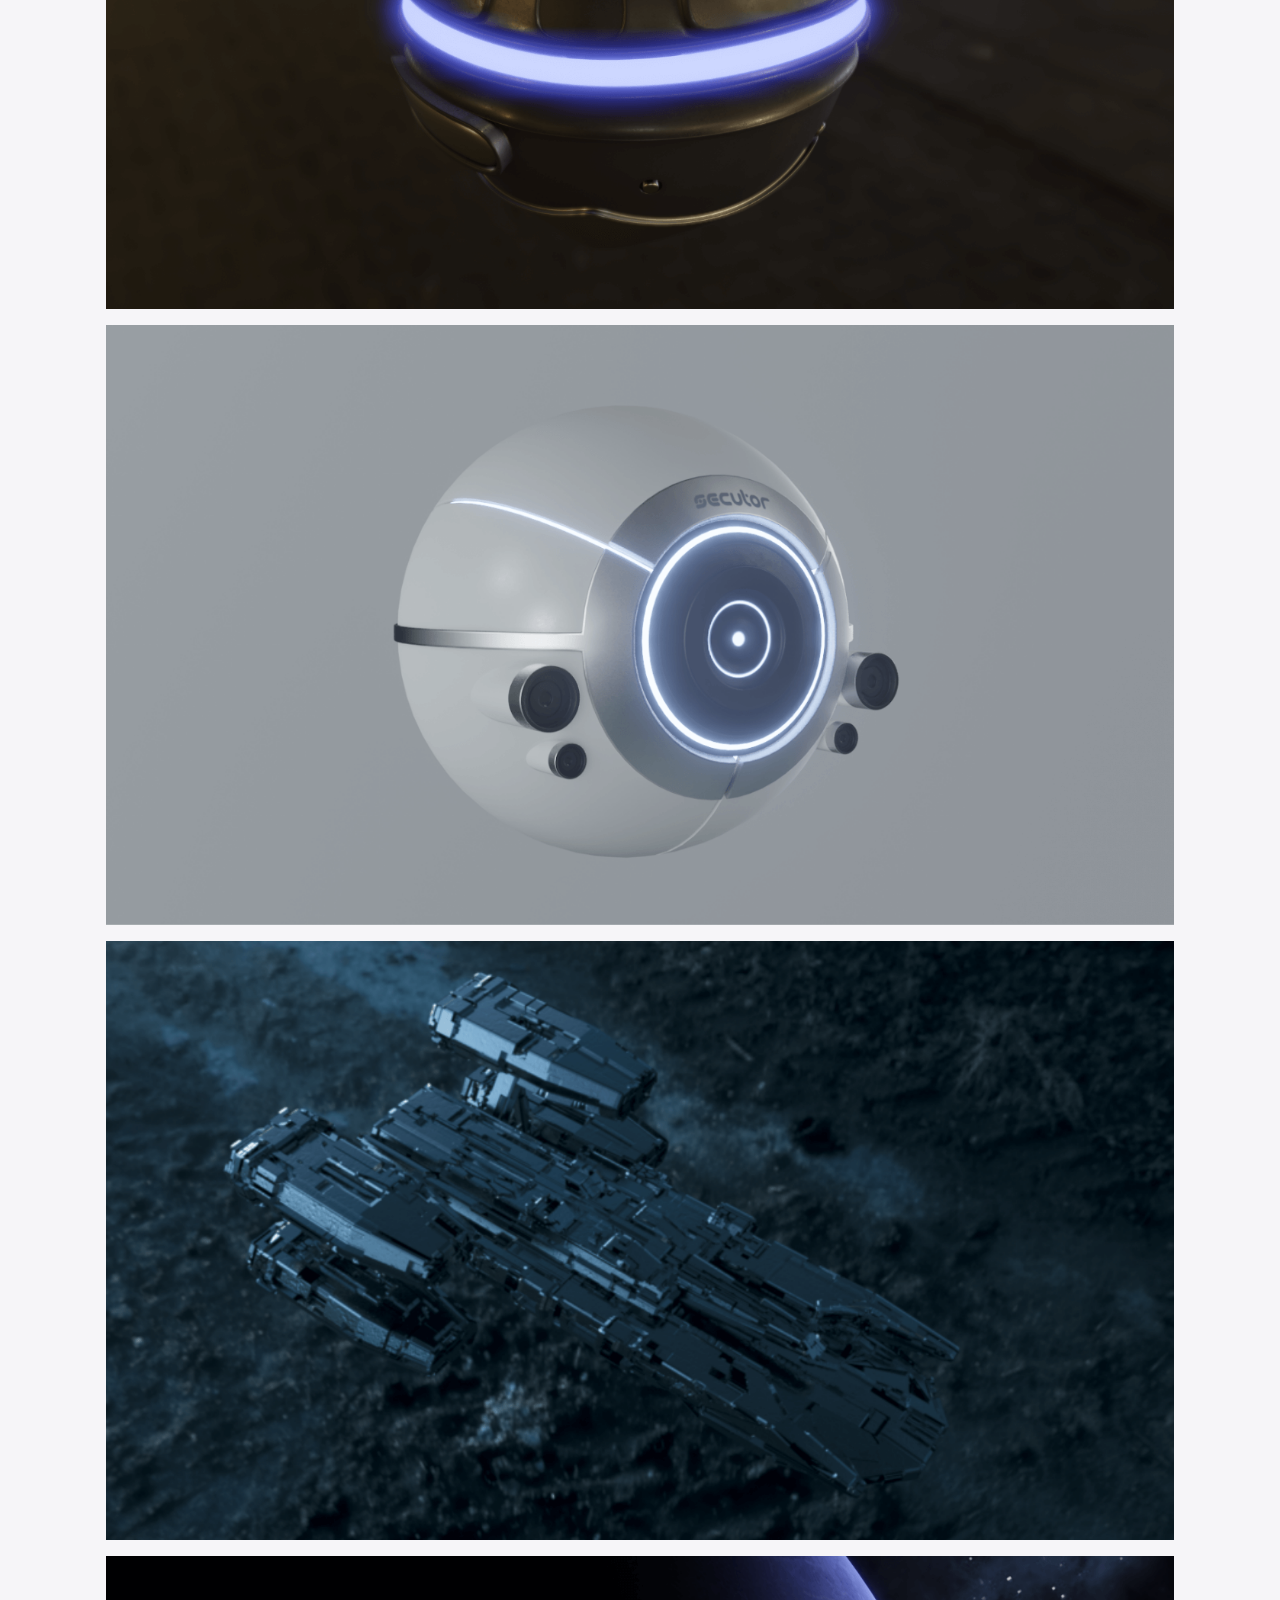
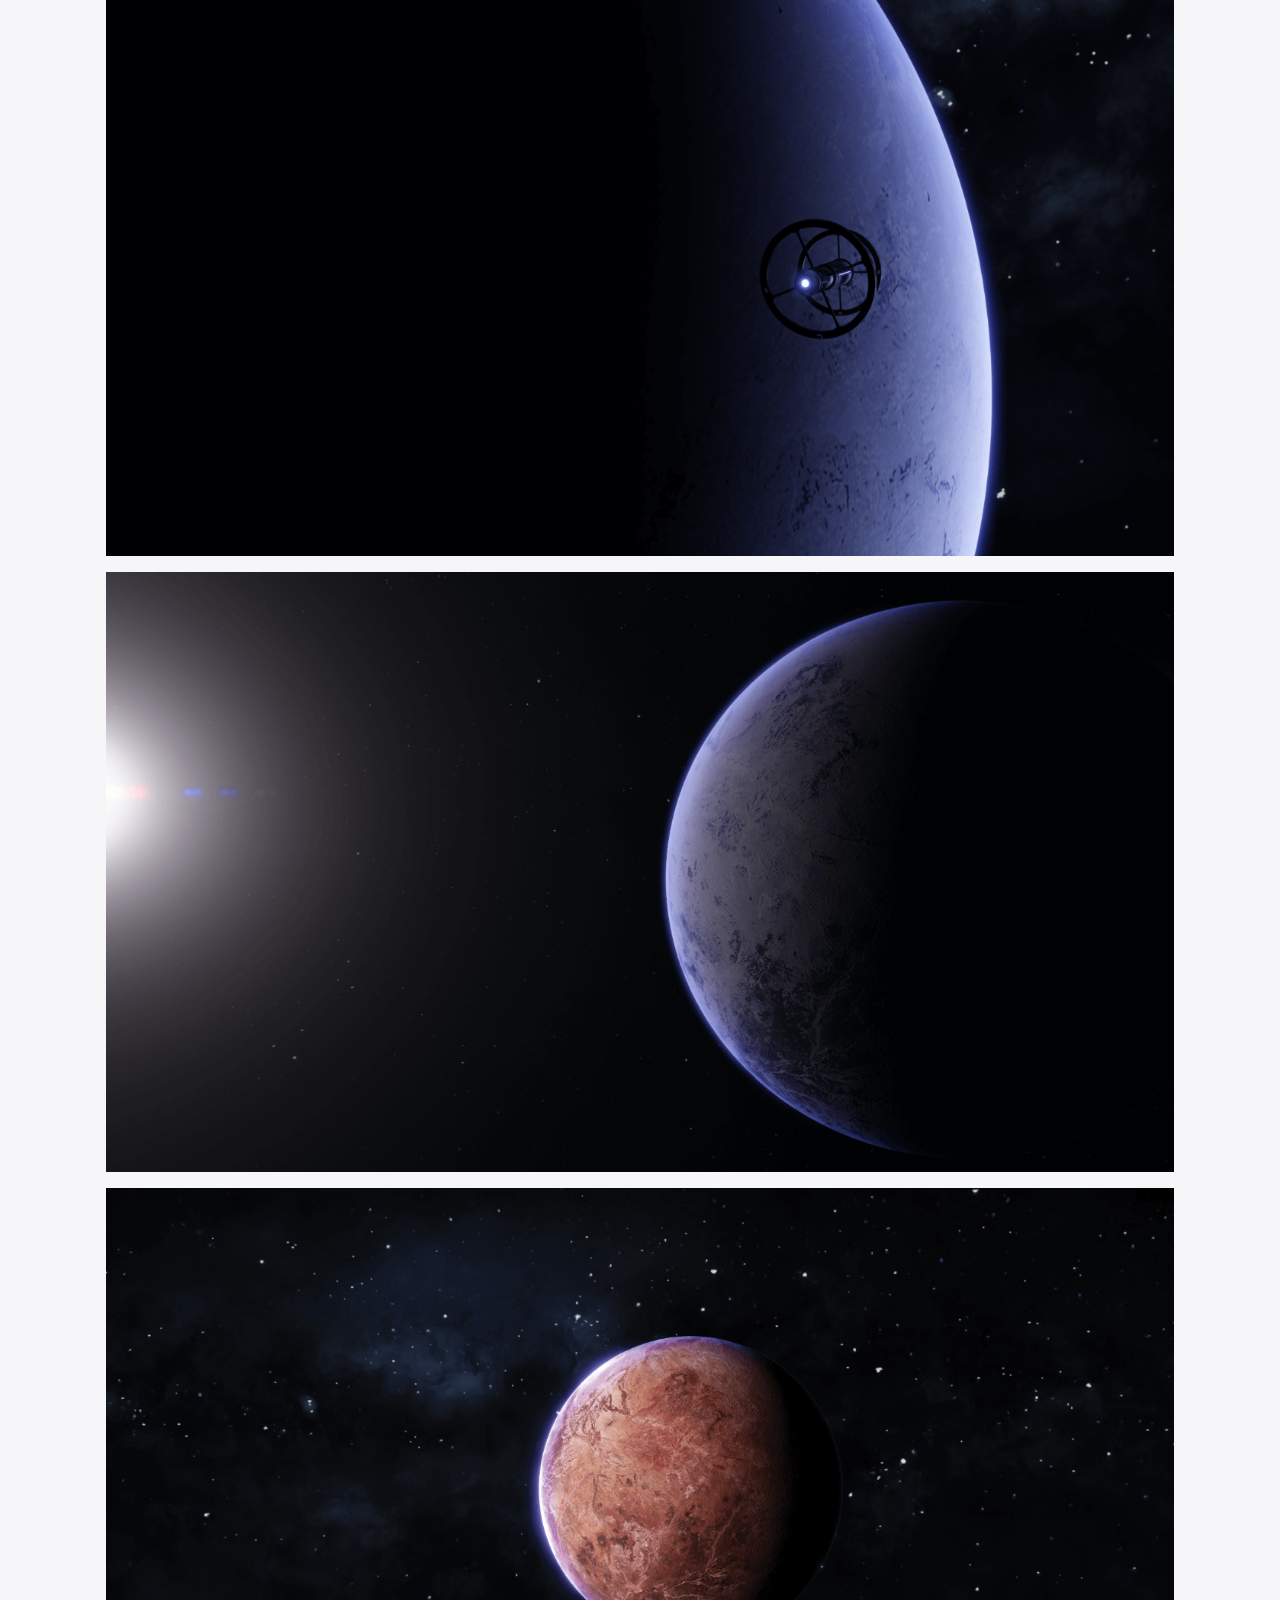
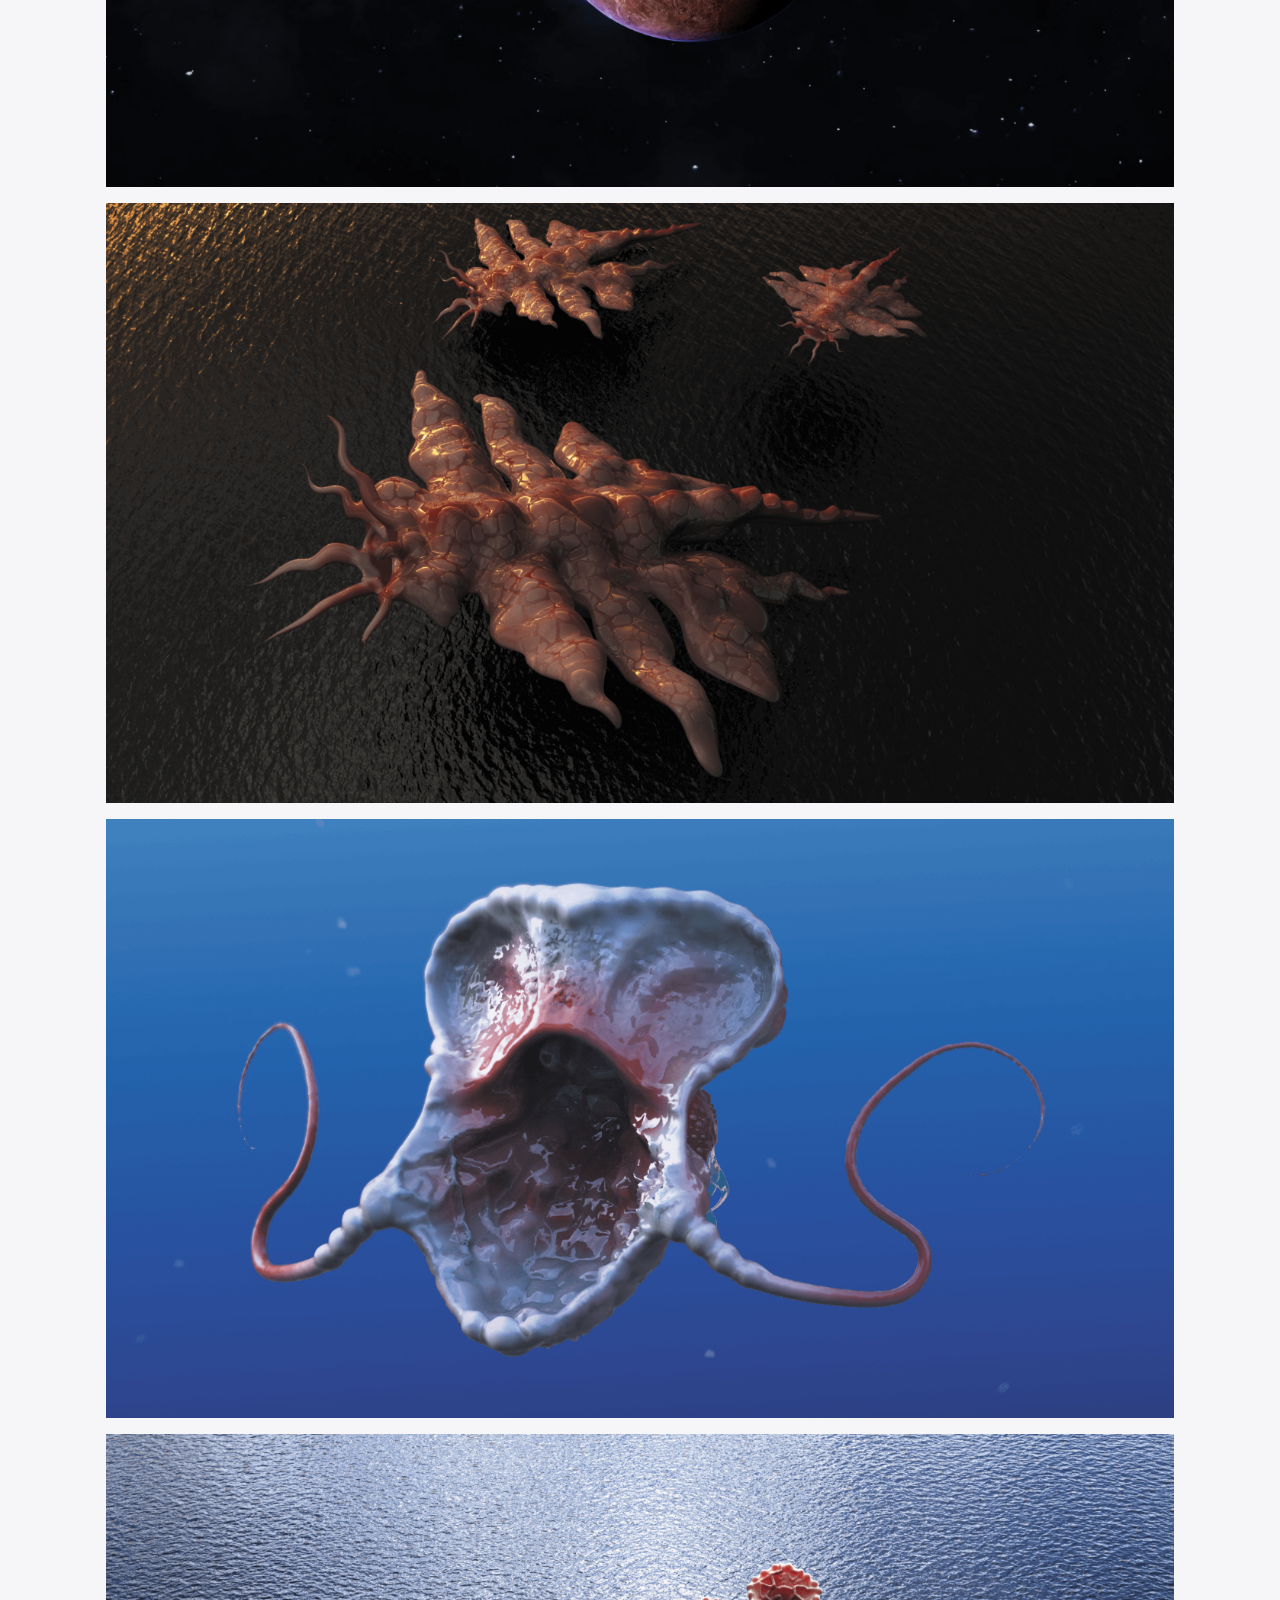
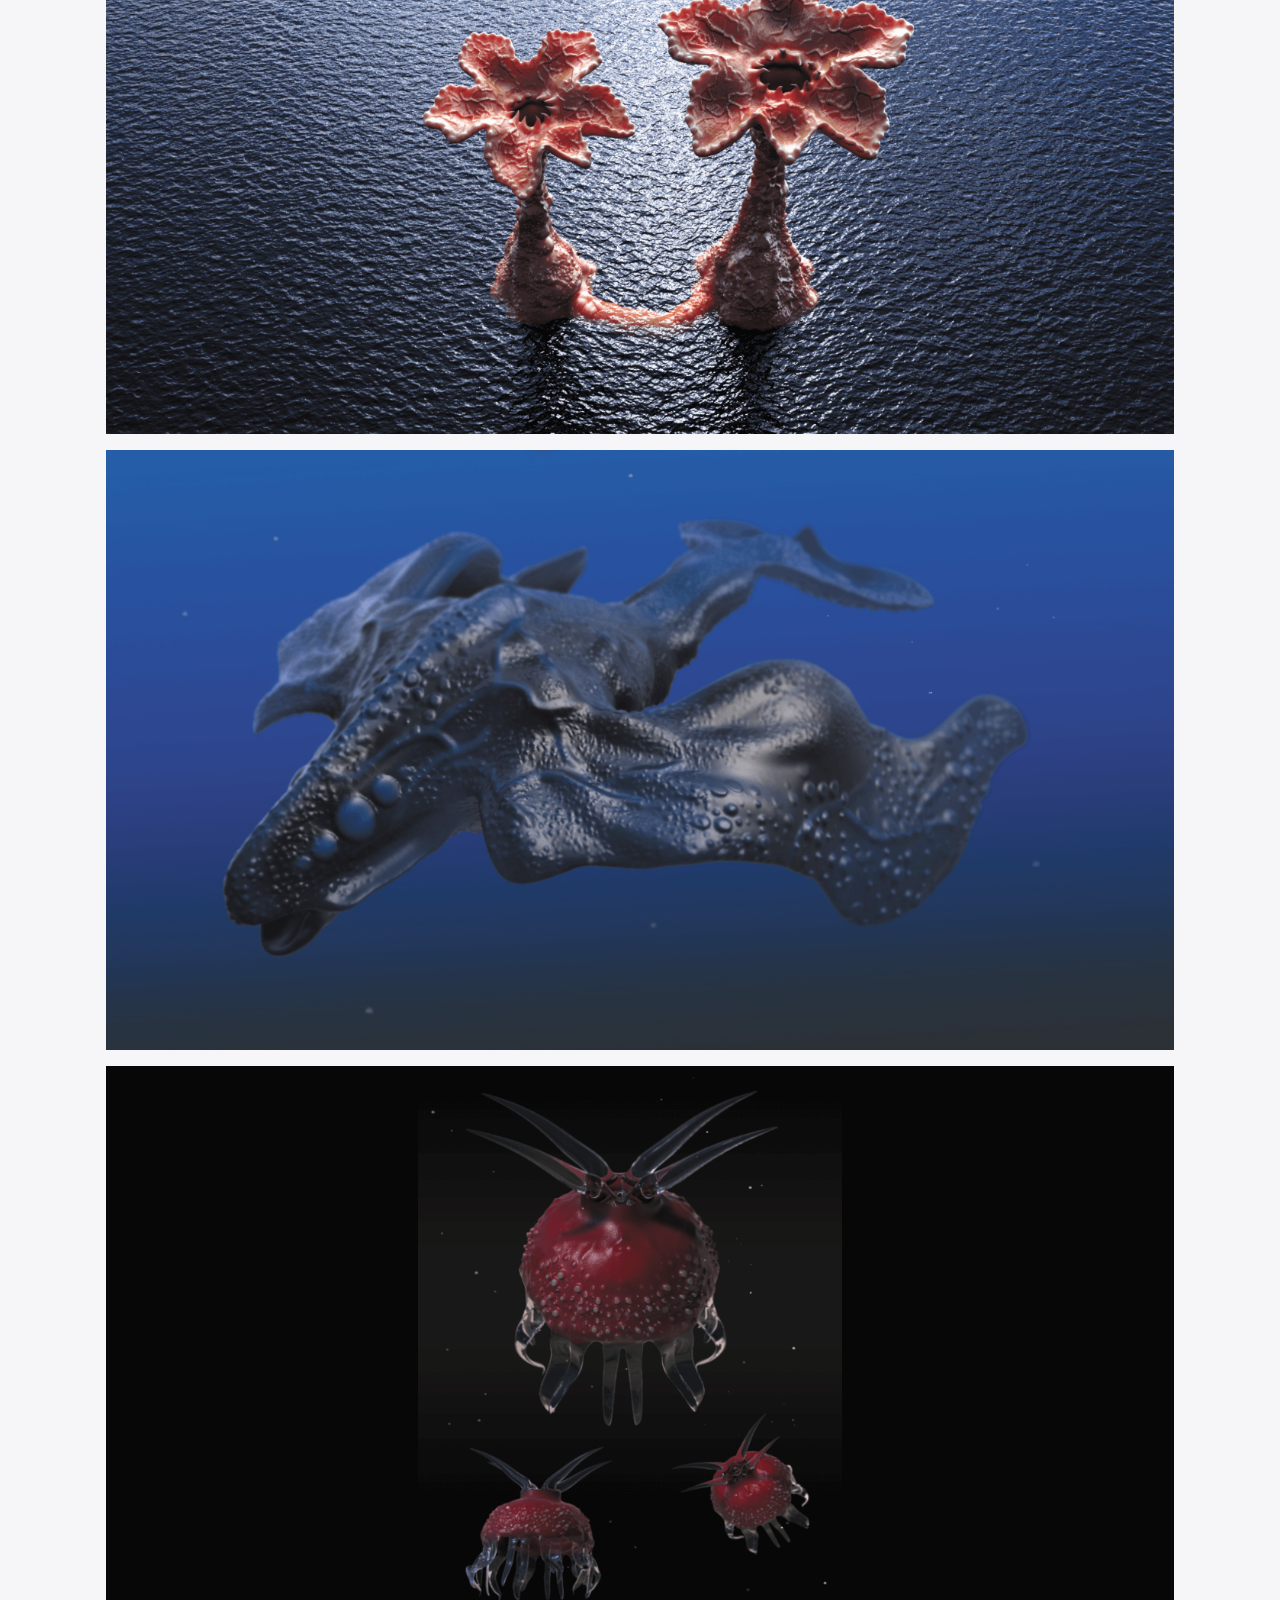
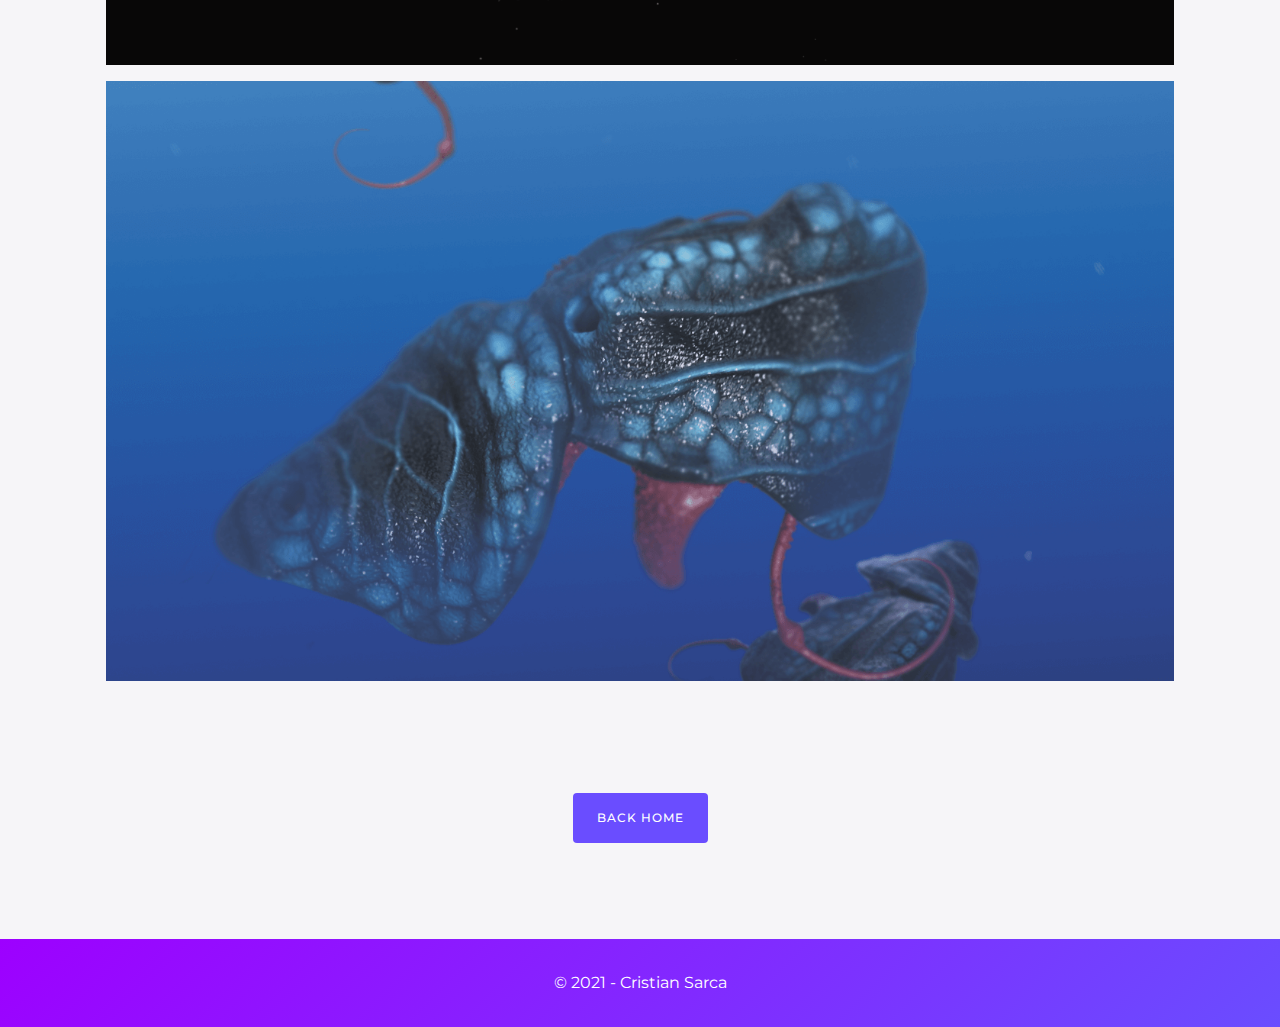
<file: renders.html>
<html lang="en">

<head>
    <meta charset="UTF-8">
    <meta name="viewport" content="width=device-width, initial-scale=1.0">
    <title>Cristian Sarca</title>
    <link rel="preconnect" href="https://fonts.gstatic.com">
    <link
        href="https://fonts.googleapis.com/css2?family=Montserrat:ital,wght@0,100;0,300;0,400;0,500;0,700;1,400&display=swap"
        rel="stylesheet">
    <link rel="stylesheet" href="./css/fantastux.css">
    <link rel="stylesheet" href="./css/style.css">
</head>

<body>


    <header class="hero workpage">
        <nav class="navbar">
            <div class="container">
                <a href="./index.html" class="brand text-md">Cristian Sarca</a>

                <ul class="menu">
                    <li>
                        <a href="./index.html">Home</a>
                    </li>
                    <li class="ml-1">
                        <a href="./index.html#work">My Work</a>
                    </li>
                </ul>
            </div>
        </nav>

        <div class="container">

            <div data-add="grid" class="wrapper">
                <div>
                    <h1 class="headline">3D Renders</h1>
                    <p class="lead">
                        Lorem ipsum dolor sit amet consectetur adipisicing elit. Iste ipsa alias inventore tempore
                        fugiat vero!
                    </p>
                </div>


            </div>

        </div>
        <div class="shape">
            <svg xmlns="http://www.w3.org/2000/svg" viewBox="0 0 1440 64">
                <path fill="var(--shape-bg)" id="waves"
                    d="M385.668,31.212c69.6,6.268,136.992,17.5,206.4,24.318,98.868,9.713,201.828,10.3,300.54.227,95.928-9.765,195.4-33.584,290.184-45.685C1266.852-.664,1358.628-5.084,1440,8.329V64H0V48.111C122.959,25.54,256.336,19.7,385.668,31.212Z"
                    fill="#f6f5f8" />
            </svg>


        </div>

    </header>

    <section class="section">
        <div class="container">
            <div data-add="grid" class="cols-1">
                <img src="./img/3drenders/tasty.png" alt="" class="img-responsive">
                <img src="./img/3drenders/cruce.png" alt="" class="img-responsive">
                <img src="./img/3drenders/serendipity3.png" alt="" class="img-responsive">
                <img src="./img/3drenders/secutor-old.png" alt="" class="img-responsive">
                <img src="./img/3drenders/secutor-old2.png" alt="" class="img-responsive">
                <img src="./img/3drenders/secutor.png" alt="" class="img-responsive">
                <img src="./img/3drenders/dominus.png" alt="" class="img-responsive">
                <img src="./img/3drenders/serendipity.png" alt="" class="img-responsive">
                <img src="./img/3drenders/serendipity2.png" alt="" class="img-responsive">
                <img src="./img/3drenders/planet.png" alt="" class="img-responsive">
                <img src="./img/3drenders/alien1.png" alt="" class="img-responsive">
                <img src="./img/3drenders/alien2.png" alt="" class="img-responsive">
                <img src="./img/3drenders/alien3.png" alt="" class="img-responsive">
                <img src="./img/3drenders/alien4.png" alt="" class="img-responsive">
                <img src="./img/3drenders/alien5.png" alt="" class="img-responsive">
                <img src="./img/3drenders/alien6.png" alt="" class="img-responsive">
            </div>
        </div>
    </section>

    <section class="section-sm section-mb text-center">
        <a href="./index.html" class="btn btn-primary">Back Home</a>
    </section>

    <footer>
        <div class="container">
            <p> &#169; 2021 - Cristian Sarca</p>
        </div>
    </footer>

</body>

</html>
</file>
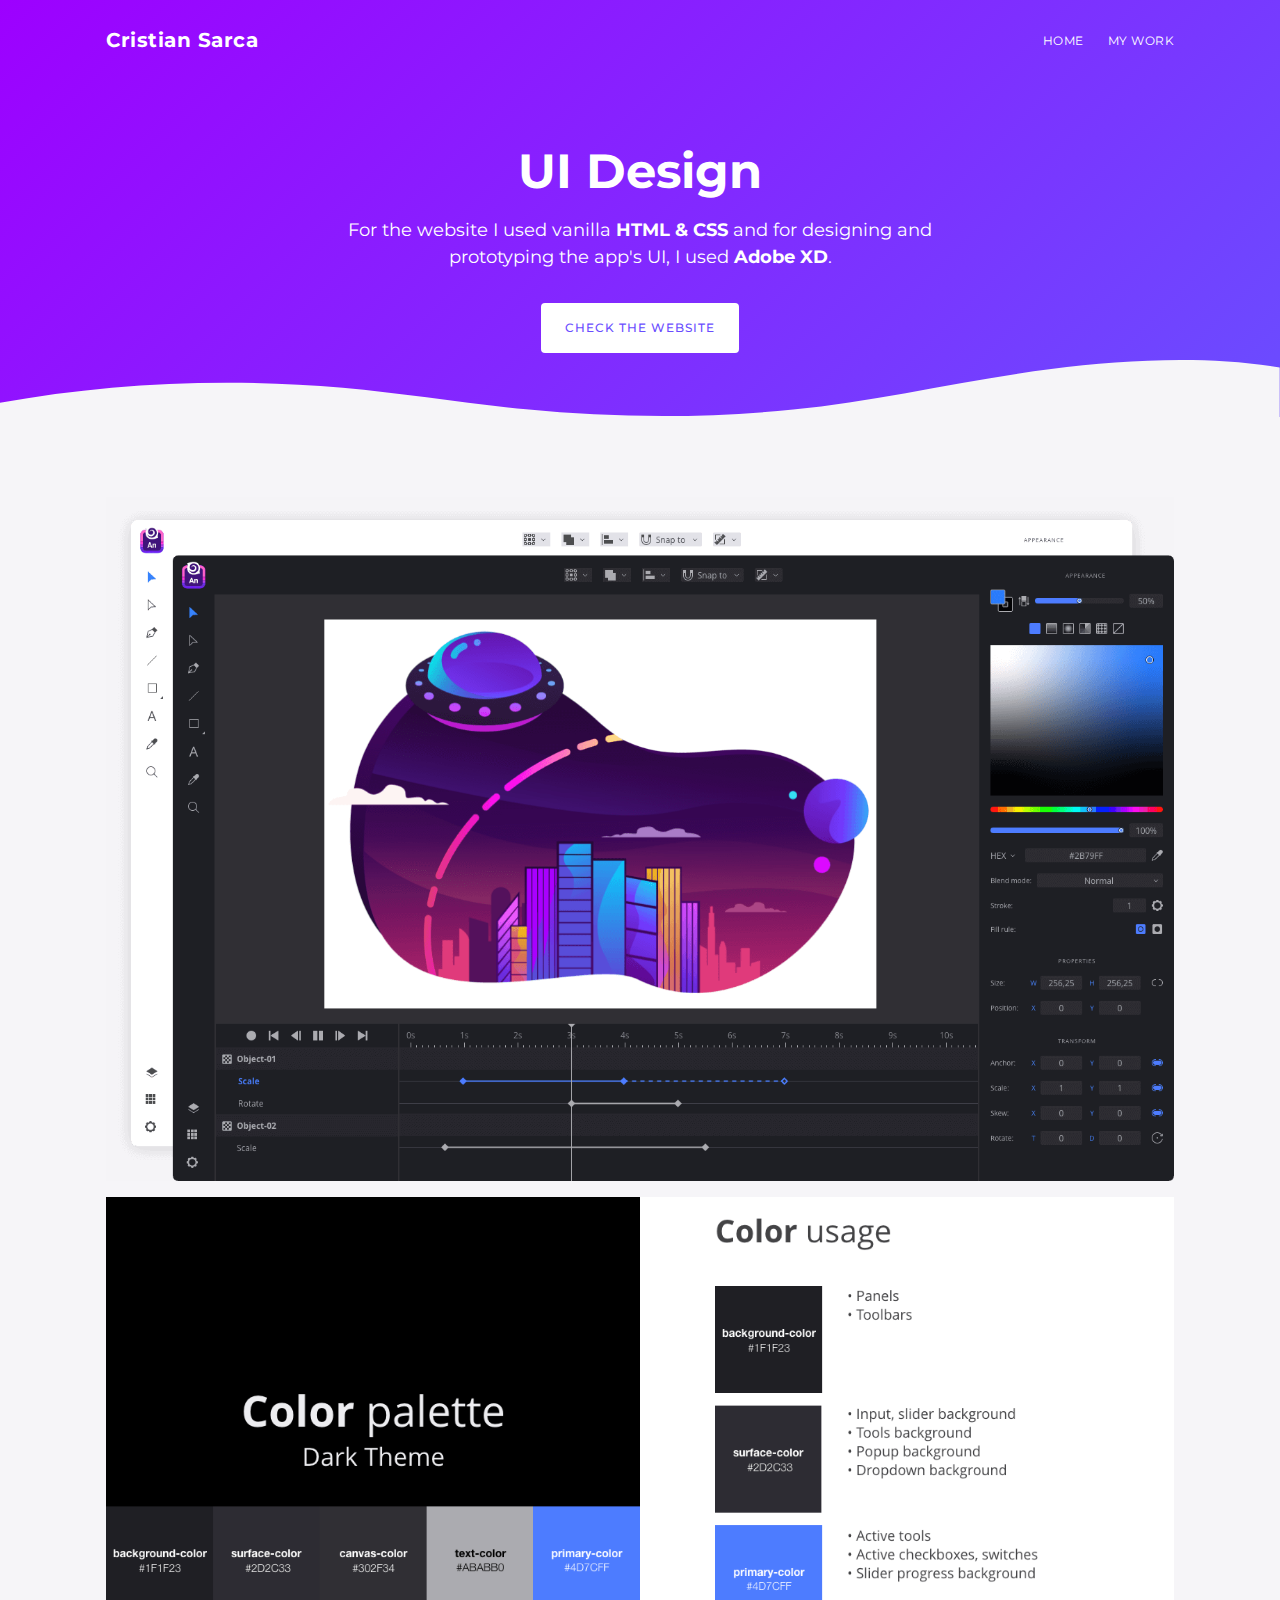
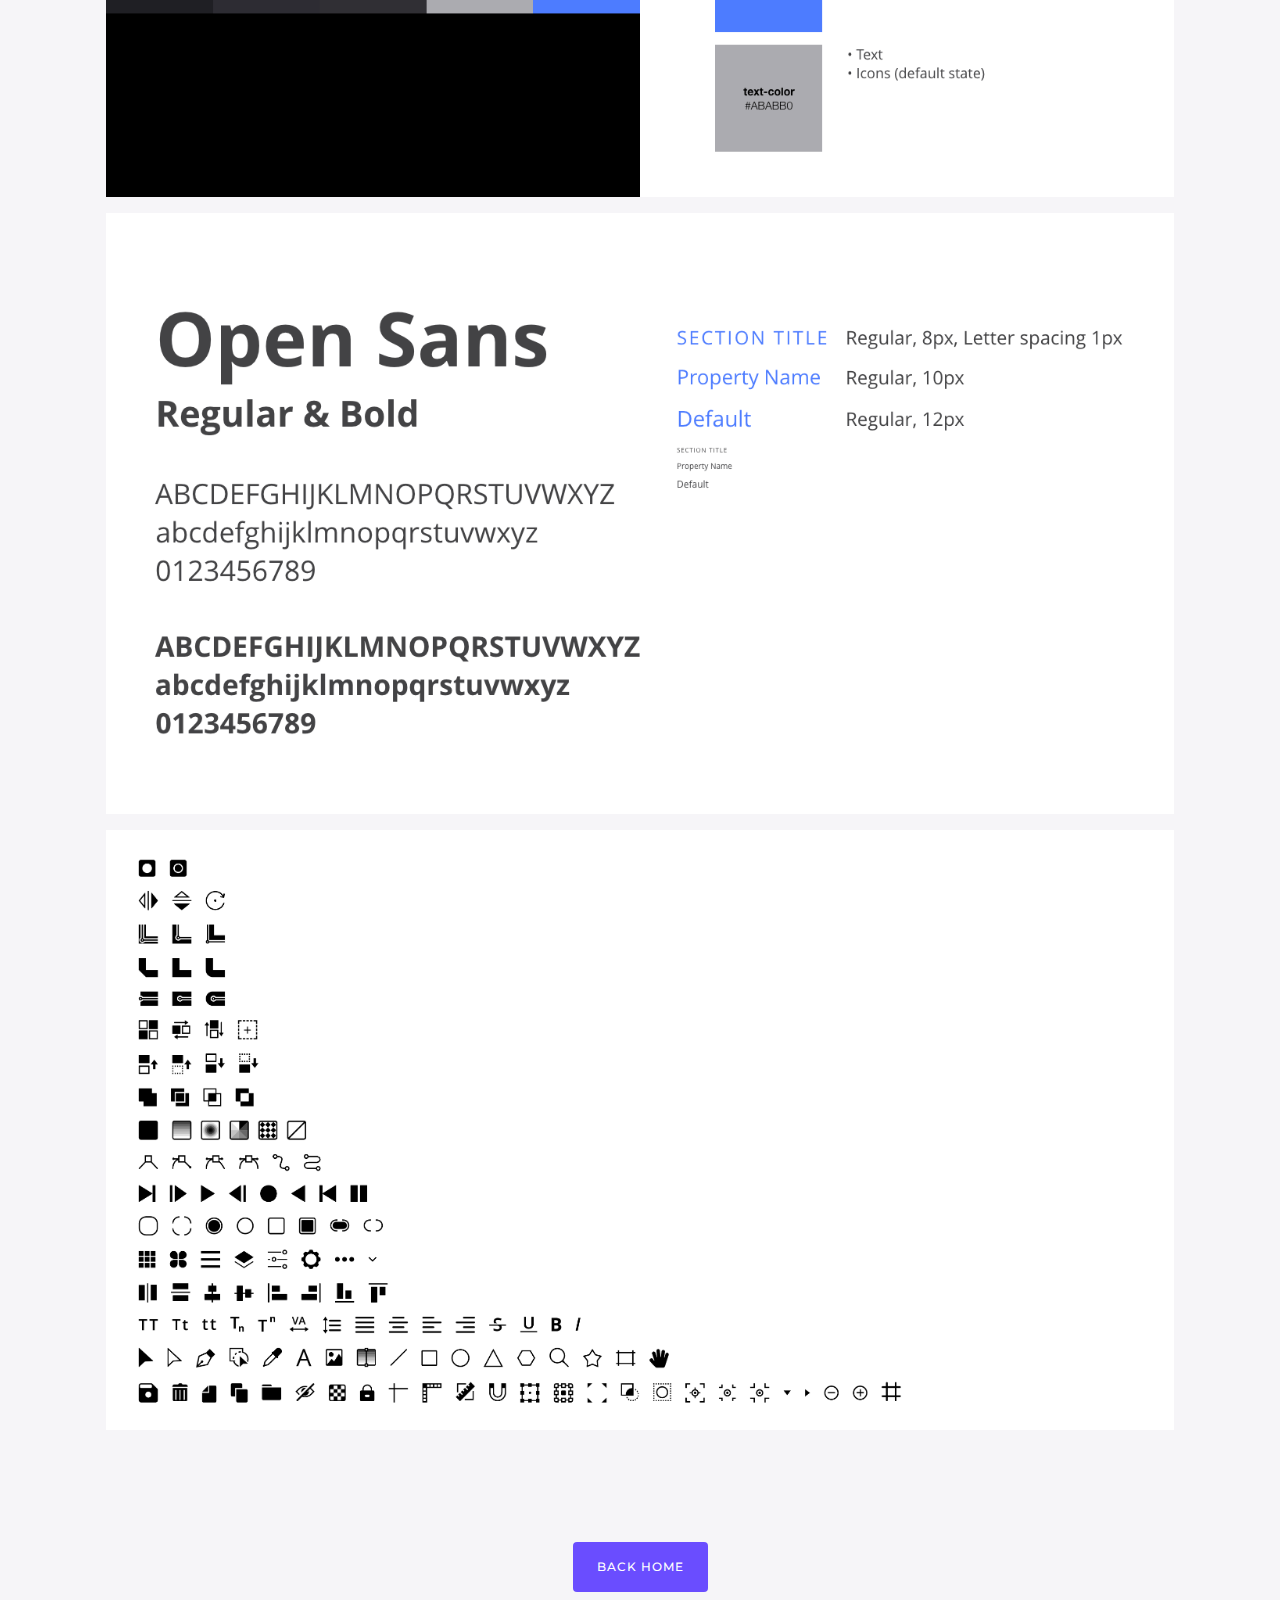
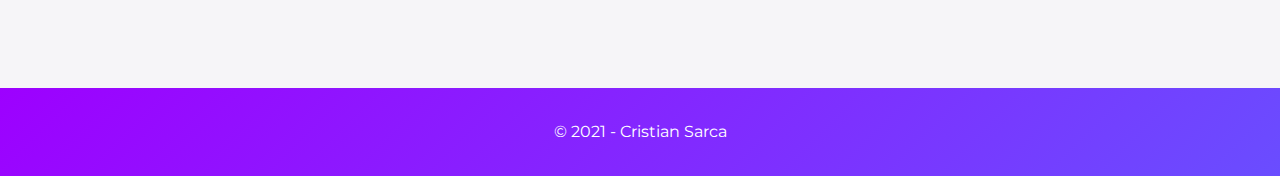
<file: uidesign.html>
<html lang="en">

<head>
    <meta charset="UTF-8">
    <meta name="viewport" content="width=device-width, initial-scale=1.0">
    <title>Cristian Sarca</title>
    <link rel="preconnect" href="https://fonts.gstatic.com">
    <link
        href="https://fonts.googleapis.com/css2?family=Montserrat:ital,wght@0,100;0,300;0,400;0,500;0,700;1,400&display=swap"
        rel="stylesheet">
    <link rel="stylesheet" href="./css/fantastux.css">
    <link rel="stylesheet" href="./css/style.css">
</head>

<body>


    <header class="hero workpage">
        <nav class="navbar">
            <div class="container">
                <a href="./index.html" class="brand text-md">Cristian Sarca</a>

                <ul class="menu">
                    <li>
                        <a href="./index.html">Home</a>
                    </li>
                    <li class="ml-1">
                        <a href="./index.html#work">My Work</a>
                    </li>
                </ul>
            </div>
        </nav>

        <div class="container">

            <div data-add="grid" class="wrapper">
                <div>
                    <h1 class="headline">UI Design</h1>
                    <p class="lead">
                        For the website I used vanilla <b>HTML & CSS</b> and for designing and prototyping the app's UI, I used <b>Adobe XD</b>.
                    </p>
                    <a href="https://expressivesuite.com/" target="_blank" class="btn btn-white">Check the website</a>
                </div>

                
            </div>

        </div>
        <div class="shape">
            <svg xmlns="http://www.w3.org/2000/svg" viewBox="0 0 1440 64">
                <path fill="var(--shape-bg)" id="waves"
                    d="M385.668,31.212c69.6,6.268,136.992,17.5,206.4,24.318,98.868,9.713,201.828,10.3,300.54.227,95.928-9.765,195.4-33.584,290.184-45.685C1266.852-.664,1358.628-5.084,1440,8.329V64H0V48.111C122.959,25.54,256.336,19.7,385.668,31.212Z"
                    fill="#f6f5f8" />
            </svg>


        </div>

    </header>

    <section class="section">
        <div class="container">
            <div data-add="grid" class="cols-1">
                <img src="./img/appui/preview.png" alt="" class="img-responsive">
                <img src="./img/appui/palette.png" alt="" class="img-responsive">
                <img src="./img/appui/font.png" alt="" class="img-responsive">
                <img src="./img/appui/icons.png" alt="" class="img-responsive">
            </div>
        </div>
    </section>

    <section class="section-sm section-mb text-center">
        <a href="./index.html" class="btn btn-primary">Back Home</a>
    </section>

    <footer>
        <div class="container">
            <p> &#169; 2021 - Cristian Sarca</p>
        </div>
    </footer>

</body>

</html>
</file>
<file: css/fantastux.css>
/* Layout */


[data-add~="grid"] {
    display: var(--display, grid);
    grid-template-columns: var(--cols, minmax(0, 1fr));
    grid-template-rows: var(--rows, minmax(0, 1fr));
}

[data-add~="grid"]>* {
    grid-column: var(--col, auto);
    grid-row: var(--row, auto);
}

[data-add~=flex] {
    display: var(--display, flex);
    flex-direction: var(--flex-direction, row);
    flex-wrap: var(--flex-wrap, no-wrap);
    justify-content: var(justify-content, flex-start);
    align-items: var(--align-items, stretch);
    align-content: var(--align-content, flex-start);
}

[data-add~=flex]>* {
    order: var(--order, 0);
    flex: var(--flex, 0 1 auto);
    align-self: var(--align-self, auto);
}

[data-add~="grid"],
[data-add~="flex"] {
    gap: var(--gap, 0);
}


@media (min-width: 640px) {
    [data-add~="grid"] {
        display: var(--display-sm, var(--display, grid));
        grid-template-columns: var(--cols-sm, var(--cols, minmax(0, 1fr)));
        grid-template-rows: var(--rows-sm, var(--rows, minmax(0, 1fr)));
    }

    [data-add~="grid"]>* {
        grid-column: var(--col-sm, var(--col, auto));
        grid-row: var(--row-sm, var(--row, auto));
    }

    [data-add~=flex] {
        display: var(--display-sm, var(--display, flex));
        flex-direction: var(--flex-direction-sm, var(--flex-direction, row));
        flex-wrap: var(--flex-wrap-sm, var(--flex-wrap, no-wrap));
        justify-content: var(--justify-content-sm, var(justify-content, flex-start));
        align-items: var(--align-items-sm, var(--align-items, stretch));
        align-content: var(--align-content-sm, var(--align-content, flex-start));
    }

    [data-add~=flex]>* {
        order: var(--order-sm, var(--order, 0));
        flex: var(--flex-sm, var(--flex, 0 1 auto));
        align-self: var(--align-self, var(--align-self, auto));
    }

    [data-add~="grid"],
    [data-add~="flex"] {
        gap: var(--gap-sm, var(--gap, 0));
    }
}

@media (min-width: 960px) {
    [data-add~="grid"] {
        display: var(--display-md, var(--display-sm, var(--display, grid)));
        grid-template-columns: var(--cols-md, var(--cols-sm, var(--cols, minmax(0, 1fr))));
        grid-template-rows: var(--rows-md, var(--rows-sm, var(--rows, minmax(0, 1fr))));
    }

    [data-add~="grid"]>* {
        grid-column: var(--col-md, var(--col-sm, var(--col, auto)));
        grid-row: var(--row-md, var(--row-sm, var(--row, auto)));
    }

    [data-add~=flex] {
        display: var(--display-md, var(--display-sm, var(--display, flex)));
        flex-direction: var(--flex-direction-md, var(--flex-direction-sm, var(--flex-direction, row)));
        flex-wrap: var(--flex-wrap-md, var(--flex-wrap-sm, var(--flex-wrap, no-wrap)));
        justify-content: var(--justify-content-md, var(--justify-content-sm, var(justify-content, flex-start)));
        align-items: var(--align-items-md, var(--align-items-sm, var(--align-items, stretch)));
        align-content: var(--align-content-md, var(--align-content-sm, var(--align-content, flex-start)));
    }

    [data-add~=flex]>* {
        order: var(--order-md, var(--order-sm, var(--order, 0)));
        flex: var(--flex-md, var(--flex-sm, var(--flex, 0 1 auto)));
        align-self: var(--align-self-md, var(--align-self, var(--align-self, auto)));
    }

    [data-add~="grid"],
    [data-add~="flex"] {
        gap: var(--gap-md, var(--gap-sm, var(--gap, 0)));
    }
}

@media (min-width: 1120px) {
    [data-add~="grid"] {
        display: var(--display-lg, var(--display-md, var(--display-sm, var(--display, grid))));
        grid-template-columns: var(--cols-lg, var(--cols-md, var(--cols-sm, var(--cols, minmax(0, 1fr)))));
        grid-template-rows: var(--rows-lg, var(--rows-md, var(--rows-sm, var(--rows, minmax(0, 1fr)))));
    }

    [data-add~="grid"]>* {
        grid-column: var(--col-lg, var(--col-md, var(--col-sm, var(--col, auto))));
        grid-row: var(--row-lg, var(--row-md, var(--row-sm, var(--row, auto))));
    }

    [data-add~=flex] {
        display: var(--display-lg, var(--display-md, var(--display-sm, var(--display, flex))));
        flex-direction: var(--flex-direction-lg, var(--flex-direction-md, var(--flex-direction-sm, var(--flex-direction, row))));
        flex-wrap: var(--flex-wrap-lg, var(--flex-wrap-md, var(--flex-wrap-sm, var(--flex-wrap, no-wrap))));
        justify-content: var(--justify-content-lg, var(--justify-content-md, var(--justify-content-sm, var(justify-content, flex-start))));
        align-items: var(--align-items-lg, var(--align-items-md, var(--align-items-sm, var(--align-items, stretch))));
        align-content: var(--align-content-lg, var(--align-content-md, var(--align-content-sm, var(--align-content, flex-start))));
    }

    [data-add~=flex]>* {
        order: var(--order-lg, var(--order-md, var(--order-sm, var(--order, 0))));
        flex: var(--flex-lg, var(--flex-md, var(--flex-sm, var(--flex, 0 1 auto))));
        align-self: var(--align-self-lg, var(--align-self-md, var(--align-self, var(--align-self, auto))));
    }

    [data-add~="grid"],
    [data-add~="flex"] {
        gap: var(--gap-lg, var(--gap-md, var(--gap-sm, var(--gap, 0))));
    }
}
</file>
<file: css/style.css>
:root {
    --primary: #6a4dff;
    --gradient-start: #6a4dff;
    --gradient-end: #9d00ff;
    --navbar-height: 80px;
    --font-xl: 48px;
    --font-lg: 24px;
    --font-md: 18px;
    --font-base: 16px;
    --font-sm: 12px;
    --font-xs: 10px;
}

* {
    box-sizing: border-box;
}

*::before,
*::after {
    box-sizing: inherit;
}

html {
    line-height: 1.5;
    scroll-behavior: smooth;
}

body {
    margin: 0;
    font-family: Montserrat, Helvetica, sans-serif;
    background-color: #F6F5F8;
}

.img-responsive {
    max-width: 100%;
    height: auto;
}

.section {
    padding: var(--navbar-height) 0;
}

.section-sm {
    padding: 32px 0;
}

.w100 {
    max-width: 100%;
}

/* BUTTONS */

.btn {
    display: inline-block;
    padding: 16px 24px;
    border-radius: 4px;
    text-decoration: none;
    font-size: 12px;
    text-transform: uppercase;
    letter-spacing: 1px;
    transition: 0.5s;
    font-weight: 500;
}

.btn.btn-primary {
    background-color: var(--primary);
    color: white;
}

.btn.btn-white {
    background-color: white;
    color: var(--primary);
}

.btn.btn.btn-primary:hover,
.btn.btn.btn-white:hover {
    box-shadow: 0px 8px 16px -12px var(--primary);
}

.text-center {
    text-align: center;
}

.section-title {
    font-size: var(--font-lg);
}

.flip-y {
    transform: scaleY(-1);
}

.section-mb {
    margin-bottom: 64px !important;
}

.section-pb {
    padding-bottom: 64px !important;
}

.shape {
    width: 100%;
    --shape-bg: #F6F5F8;
    position: absolute;
}

.ml-1 {
    margin-left: 24px;
}

/* CONTAINER */

.container {
    max-width: 1100px;
    margin: 0 auto;
    padding: 0 16px;
}

/* NAVBAR */

.navbar {
    height: var(--navbar-height);
    background-color: transparent;
}

.navbar a {
    text-decoration: none;
}

.navbar .container {
    display: flex;
    justify-content: space-between;
    align-items: center;
    height: 100%;
}

.navbar .brand {
    font-size: 20px;
    font-weight: 700;
    letter-spacing: 0.5px;
    color: white;
}

.navbar .menu {
    list-style-type: none;
    display: flex;
}

.navbar .menu a {
    text-transform: uppercase;
    letter-spacing: 0.5px;
    font-size: var(--font-sm);
    color: white;
}

/* HERO */

.hero {
    position: relative;
    display: grid;
    overflow: hidden;
    background-image: linear-gradient(-45deg, var(--gradient-start), var(--gradient-end));
    color: white;
}

.hero .wrapper {
    --cols: 1fr;
    --cols-sm: 1fr;
    --cols-md: 1fr 1fr;
    --gap: 16px;
    align-items: center;
    padding: 64px 0;
}

.hero .headline {
    font-size: var(--font-xl);
    line-height: 1.15;
    margin-top: 0;
    margin-bottom: 8px;
}

.hero .lead {
    font-size: var(--font-md);
    margin-bottom: 32px;
}

.hero .shape {
    bottom: 0;
}

.cols-1 {
    --cols: 1fr;
    --gap: 16px;
}

.cols-2 {
    --cols: 1fr;
    --cols-md: repeat(2, 1fr);
    --gap: 16px;
}

.cols-3 {
    --cols: 1fr;
    --cols-sm: repeat(2, 1fr);
    --cols-md: repeat(3, 1fr);
    --gap: 16px;
}

#work .section-title {
    font-size: var(--font-md);
    text-transform: uppercase;
    letter-spacing: 1px;
}

.card {
    display: grid;
    height: 256px;
    background-color: white;
    border-radius: 4px;
    box-shadow: 1px 16px 16px -16px hsl(262deg 65% 20% / 44%);
    transition: 0.25s;
}

a.card {
    text-decoration: none;
}

.card:hover {
    box-shadow: 1px 24px 24px -16px hsl(262deg 65% 20% / 44%);
}


.card.card-bg {
    background-size: cover;
    background-position: center;
    background-repeat: no-repeat;
}

.card-heroes {
    background-image: url(../img/herothumb.png);
}

.card-logos {
    background-image: url(../img/logothumb.png);
}

.card-eui {
    background-image: url(../img/uithumb.png);
}

.card-anim {
    background-image: url(../img/animthumb.png);
}

.card-renders {
    background-image: url(../img/renderthumb.png);
}

.card-photoedit {
    background-image: url(../img/photoeditthumb.png);
}

.card .overlay {
    grid-column: 1;
    grid-row: 1;
    width: 100%;
    height: 100%;
    background: linear-gradient(-45deg, #201269, #a410ff);
    opacity: 0.75;
    border-radius: inherit;
}

.card .details {
    grid-column: 1;
    grid-row: 1;
    padding: 16px;
    z-index: 1;
    display: grid;
    place-content: center;
}

.details h4 {
    color: white;
    font-size: var(--font-md);
}

footer {
    background: linear-gradient(-45deg, var(--gradient-start), var(--gradient-end));
    padding: 32px 0;
}

footer p {
    margin: 0;
    color: white;
    text-align: center;
}

.workpage .wrapper {
    --cols: 1fr;
    --cols-md: 1fr;
    --gap: 16px;
    align-items: center;
    padding: 64px 0;
    max-width: 600px;
    text-align: center;
}
</file>
